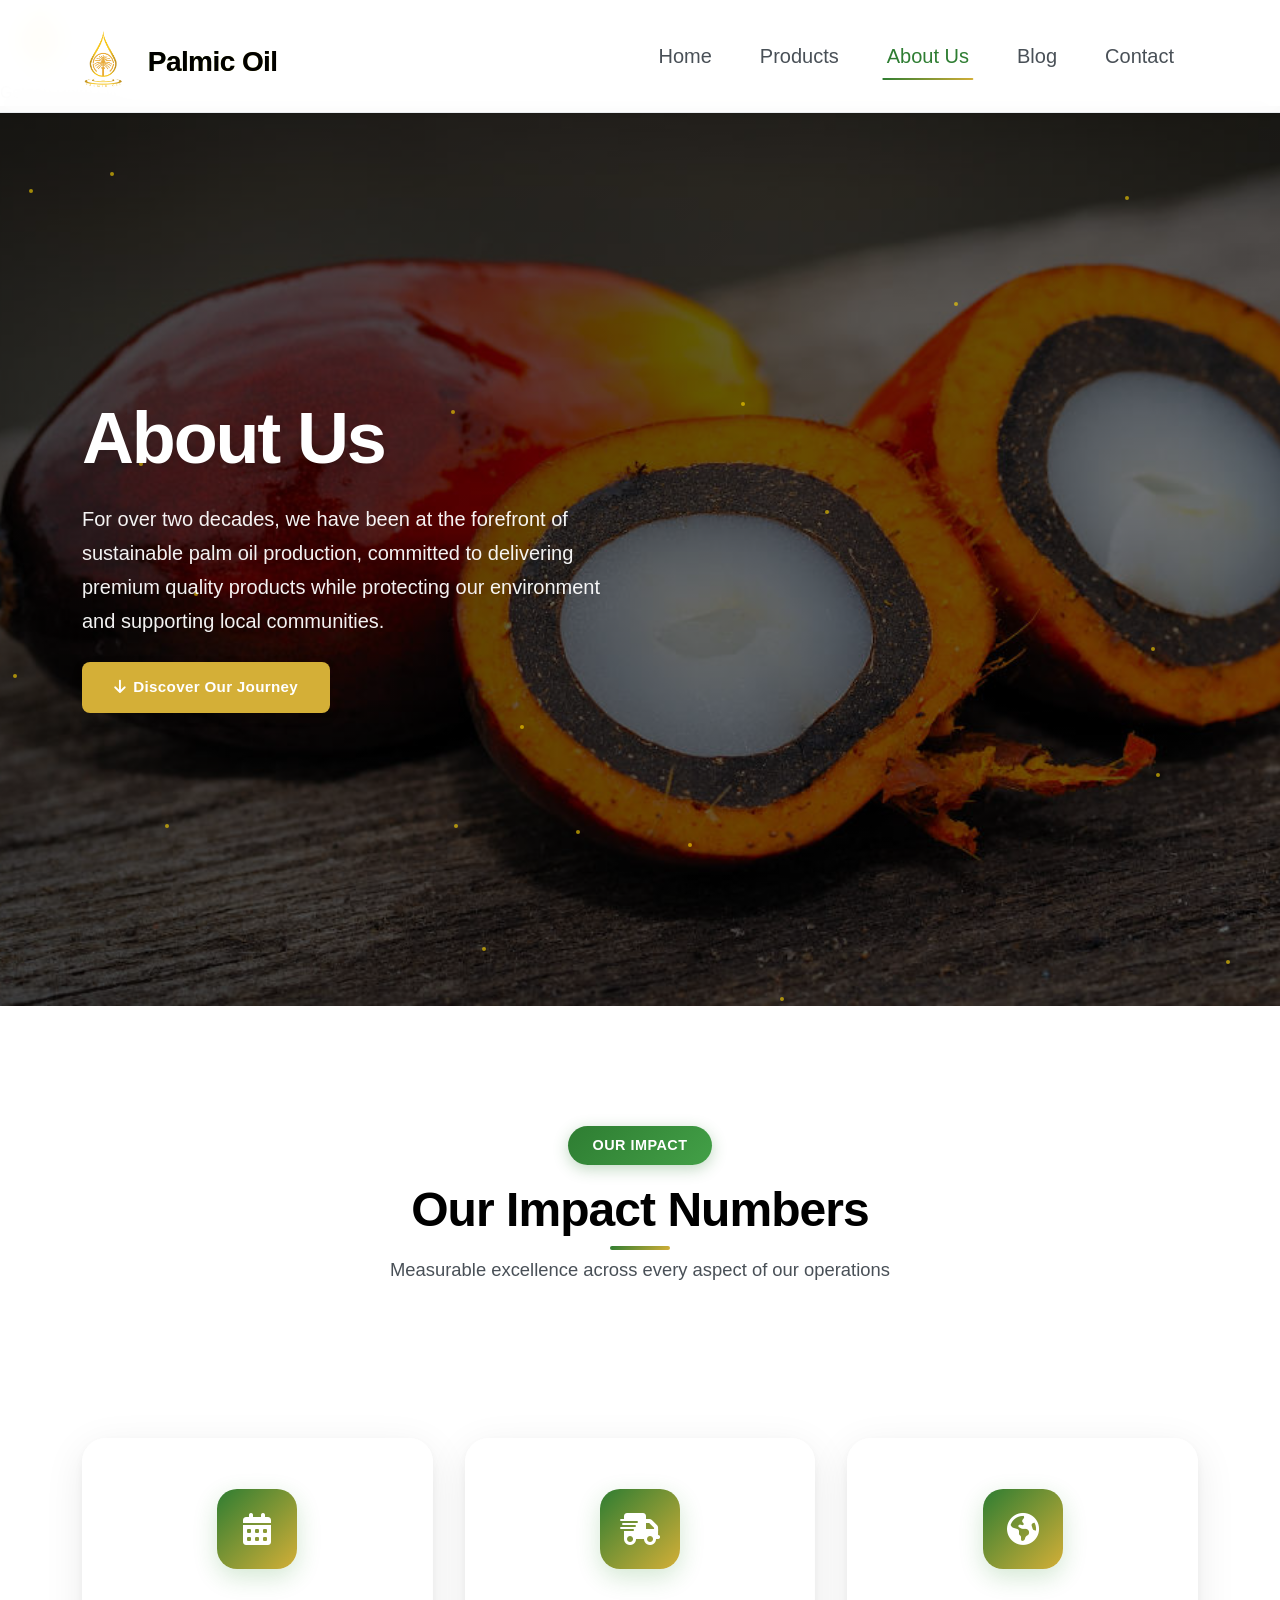
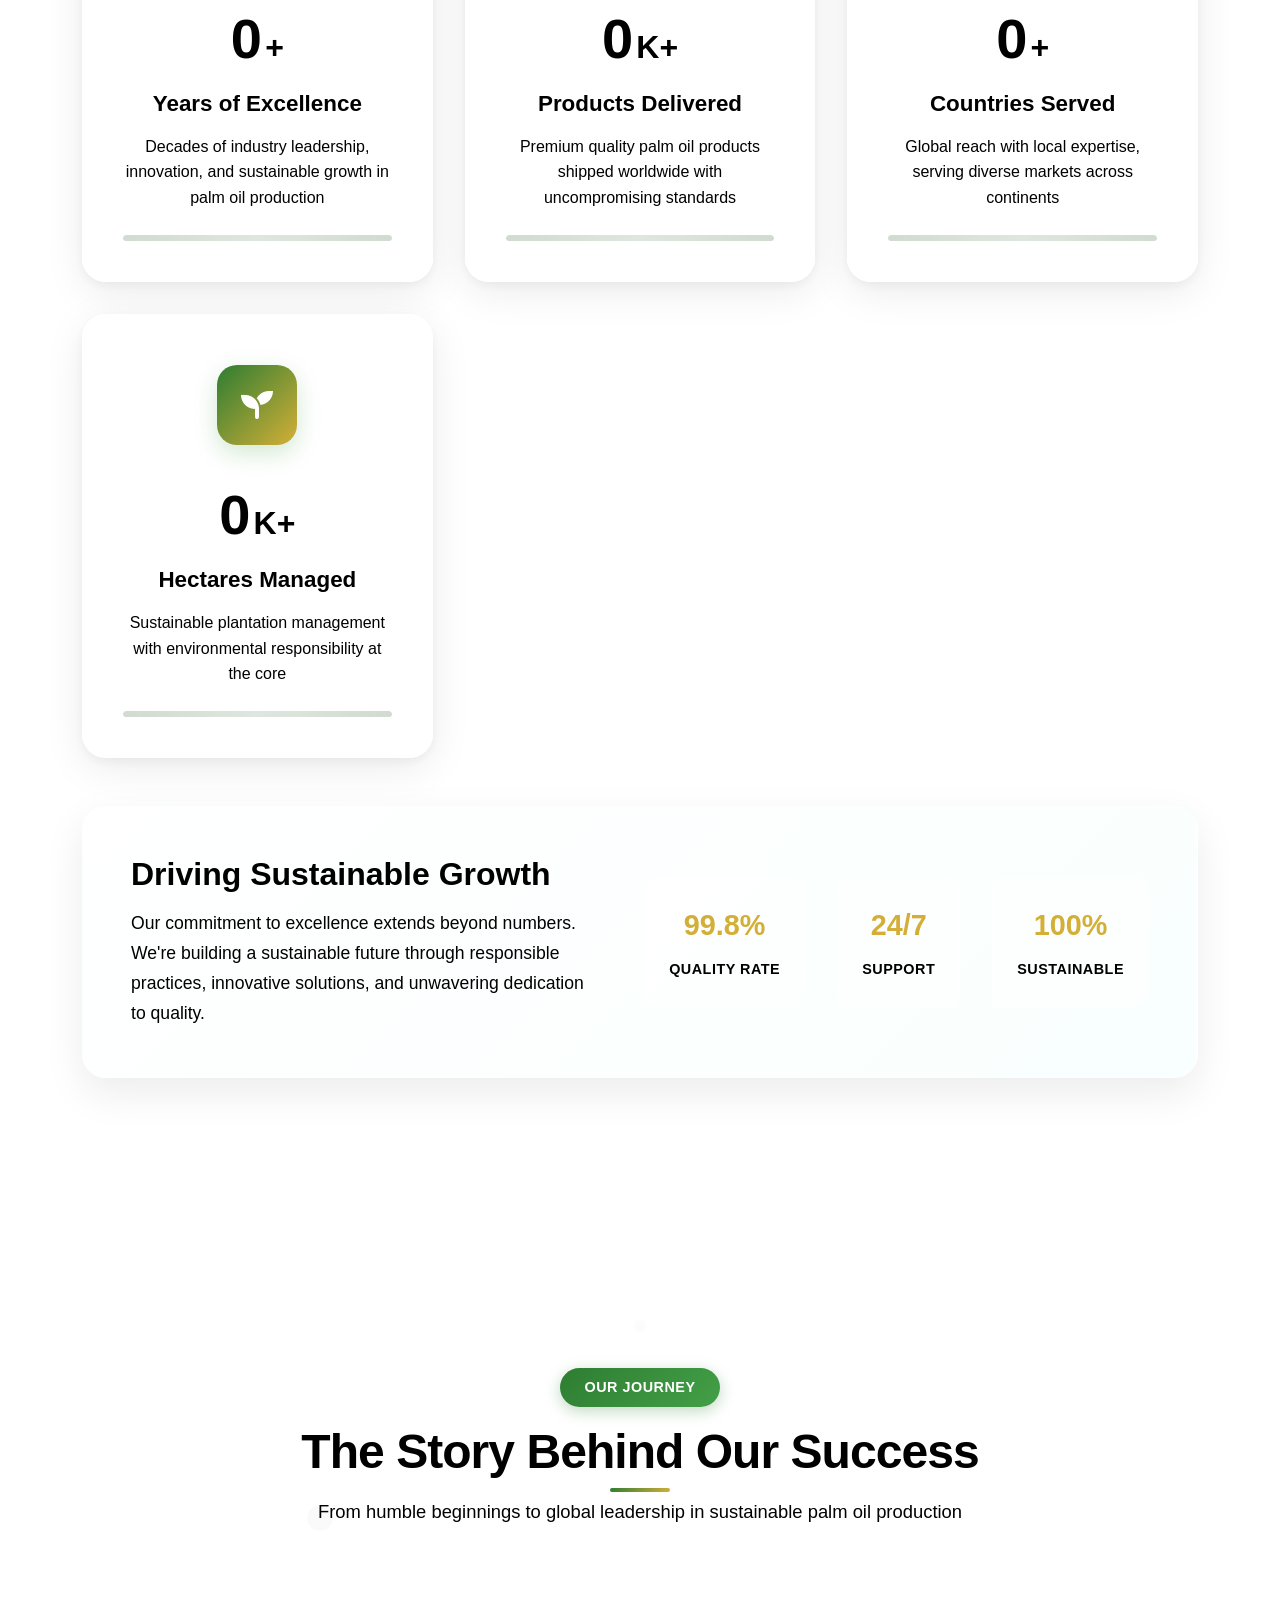
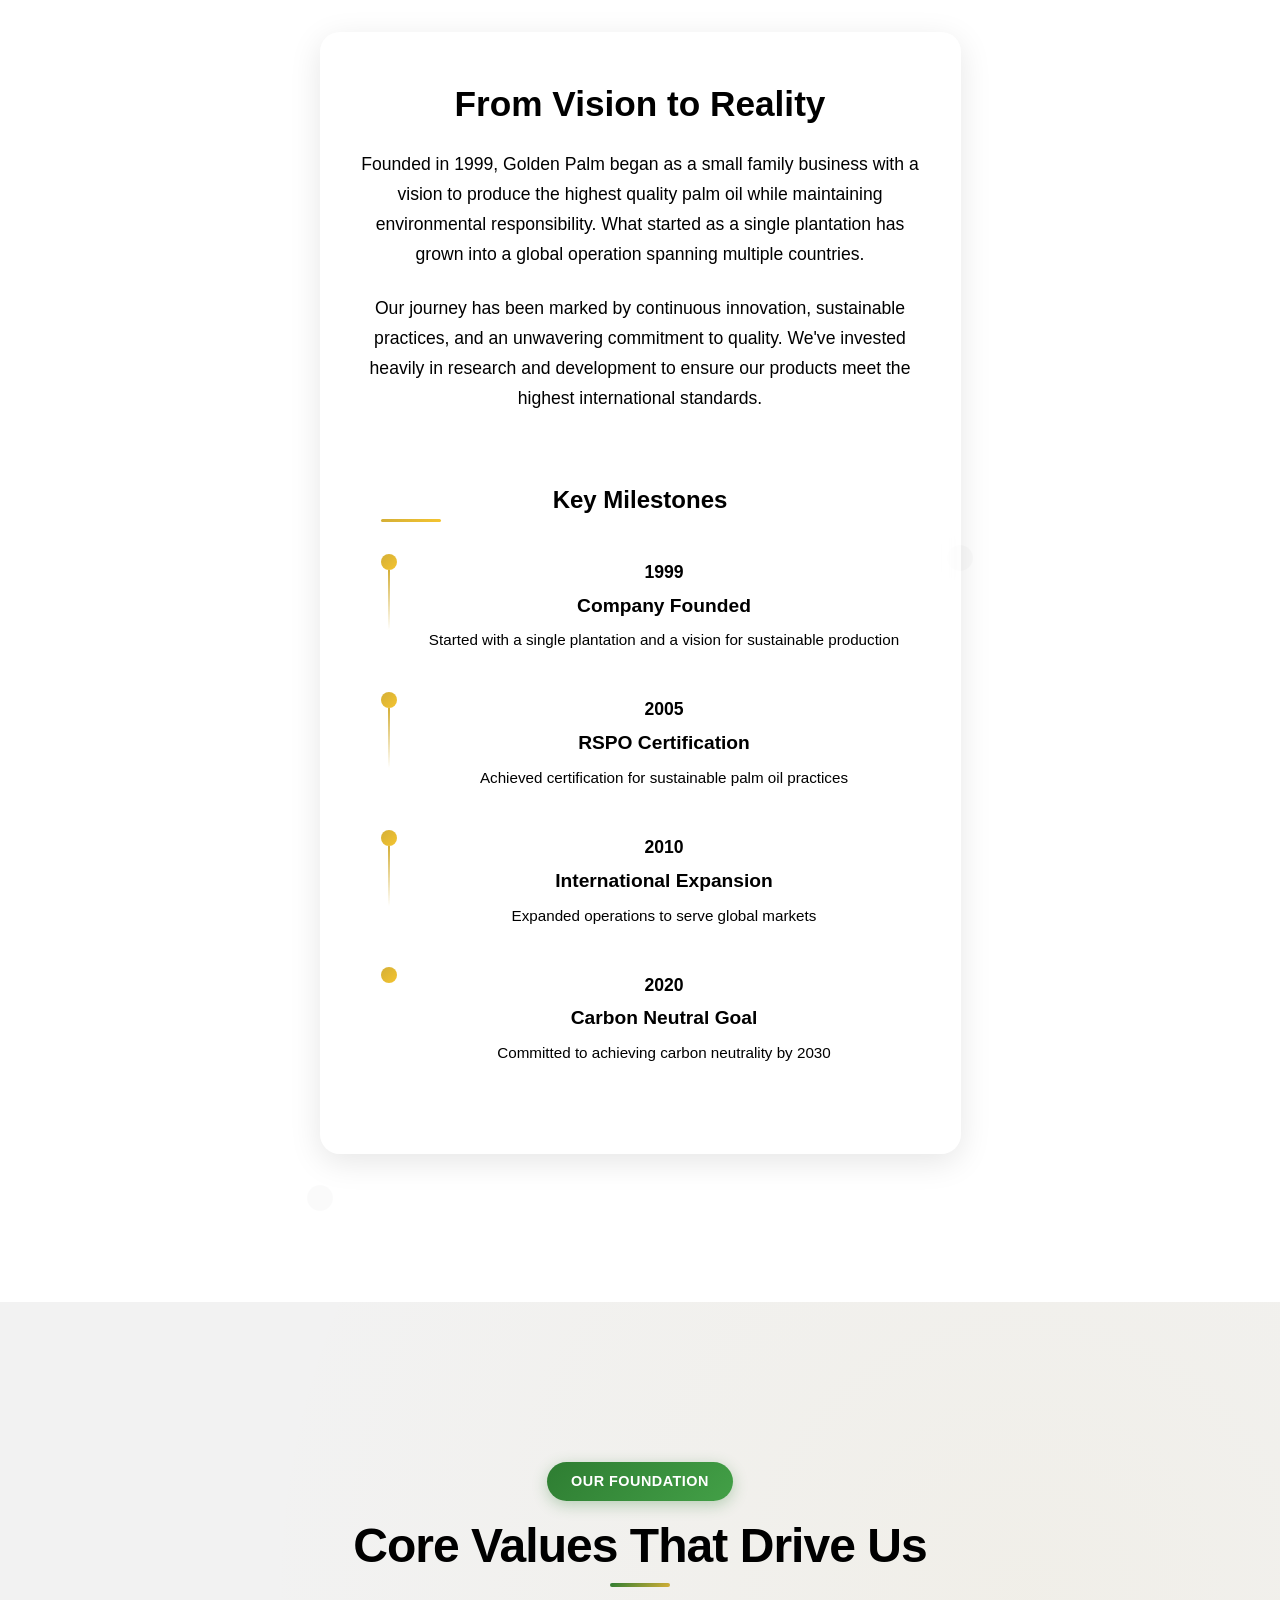
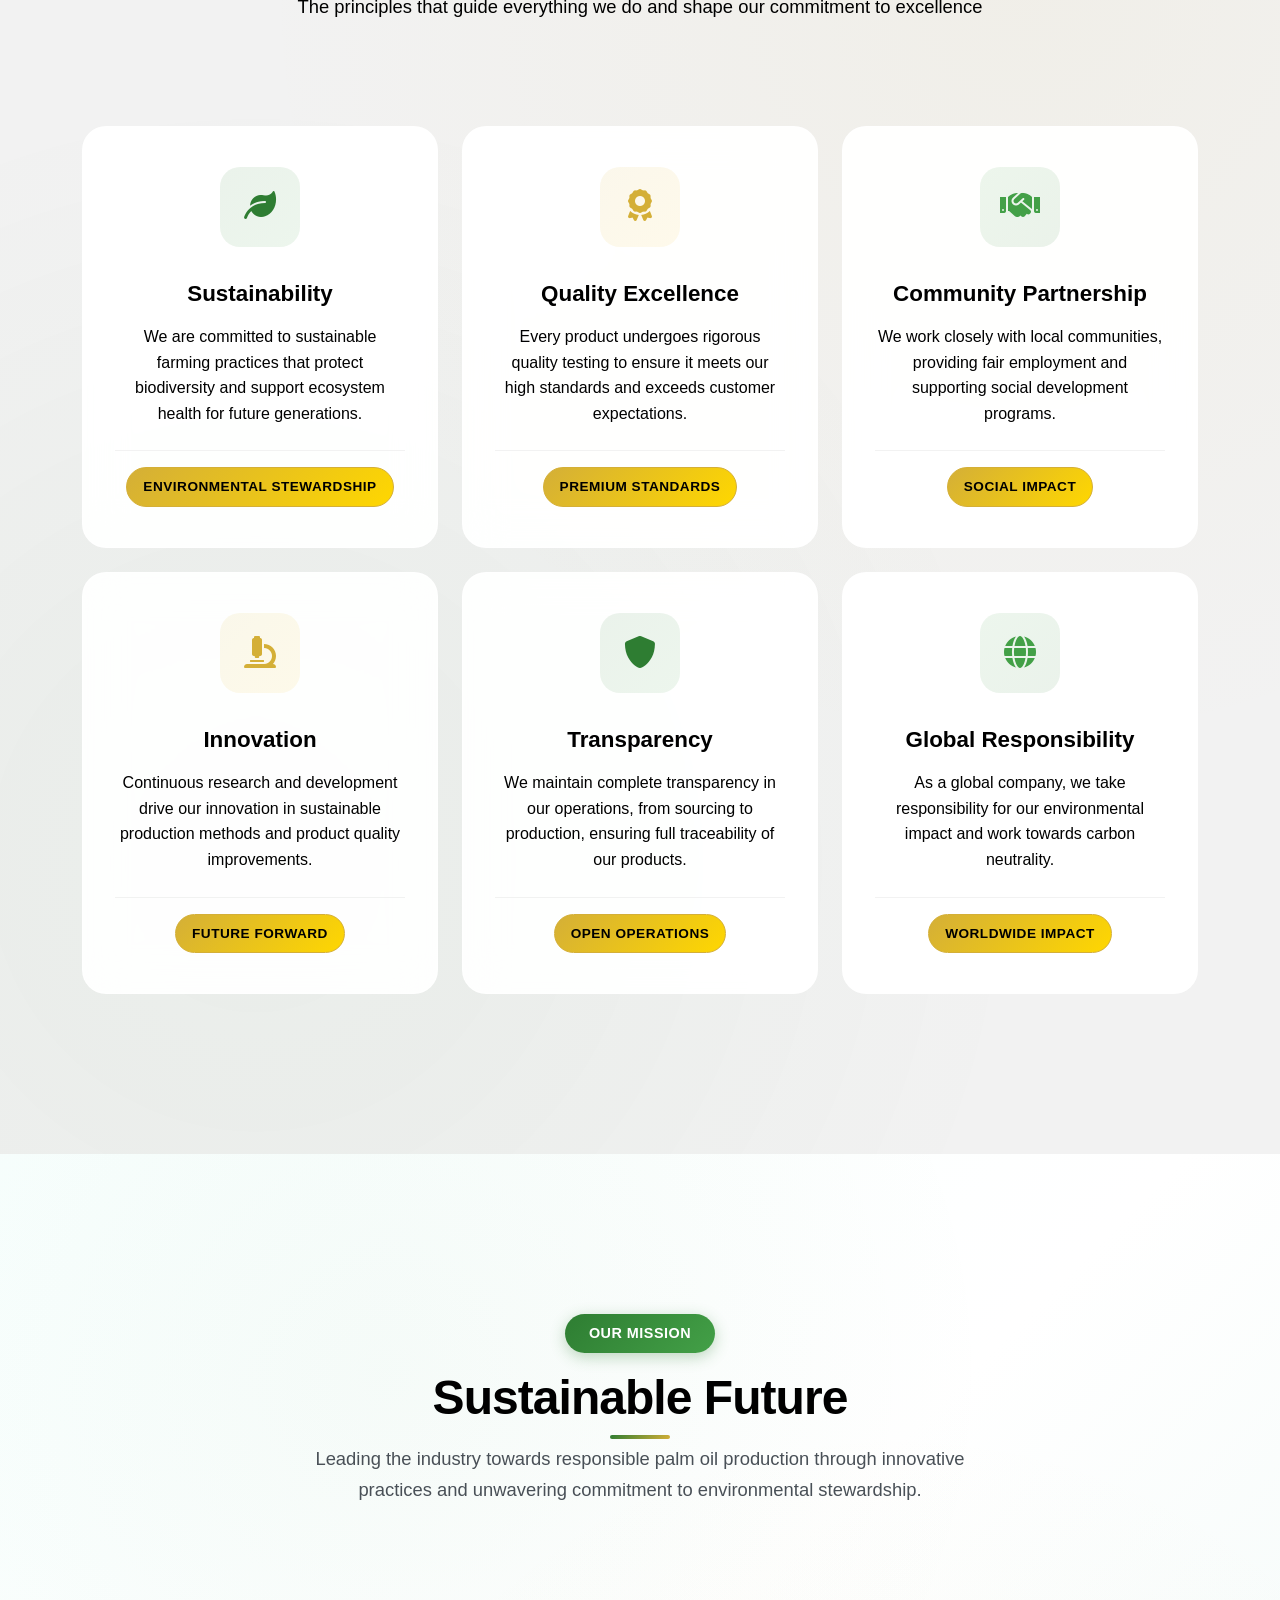
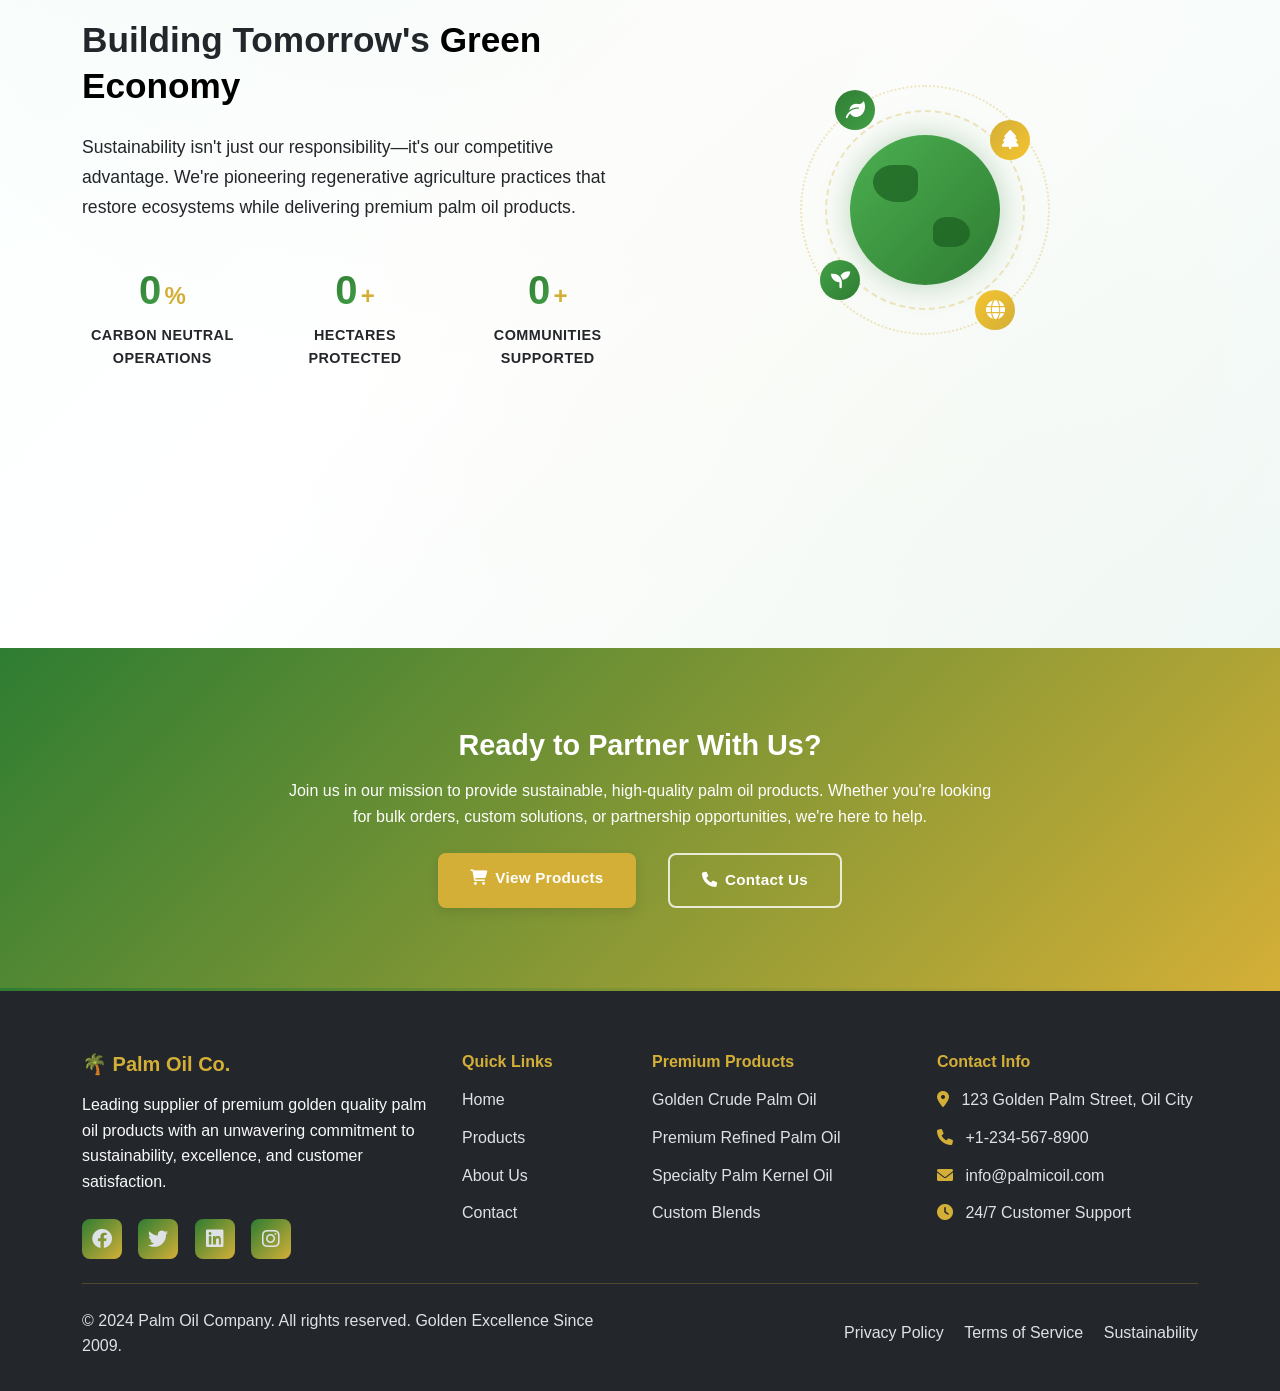
<file: about.html>
<!DOCTYPE html>
<html lang="en">
<head>
    <meta charset="UTF-8">
    <meta name="viewport" content="width=device-width, initial-scale=1.0">
    <title>About Us - Golden Palm Oil Company</title>
    <meta name="description" content="Learn about our commitment to sustainable palm oil production, our history, values, and dedication to quality.">
    
    <!-- Bootstrap CSS -->
    <link href="https://cdn.jsdelivr.net/npm/bootstrap@5.3.0/dist/css/bootstrap.min.css" rel="stylesheet">
    <!-- Font Awesome -->
    <link href="https://cdnjs.cloudflare.com/ajax/libs/font-awesome/6.0.0/css/all.min.css" rel="stylesheet">
    <!-- Custom CSS -->
    <link href="style.css" rel="stylesheet">
</head>
<body>
    <!-- Loading Animation -->
    <div id="loading" class="loading-screen">
        <div class="loading-content">
            <div class="palm-loader">
                <svg width="80" height="80" viewBox="0 0 100 100">
                    <path d="M50 10 Q30 30 20 50 Q30 70 50 90 Q70 70 80 50 Q70 30 50 10" 
                          fill="var(--gold-primary)" class="palm-leaf"/>
                    <circle cx="50" cy="50" r="8" fill="var(--green-primary)" class="palm-center"/>
                </svg>
            </div>
            <div class="loading-text">Golden Palm Oil</div>
        </div>
    </div>

    <!-- Navigation -->
    <nav class="navbar navbar-expand-lg fixed-top" id="mainNavbar">
        <div class="container">
            <a class="navbar-brand animate-pulse" href="index.html">
                <img src="assets/white Logo (1)_page-0001.jpg" alt="Palmic Oil" class="navbar-logo">
                <span class="company-name">Palmic Oil</span>
            </a>
            <button class="navbar-toggler" type="button" data-bs-toggle="collapse" data-bs-target="#navbarNav">
                <span class="navbar-toggler-icon"></span>
            </button>
            <div class="collapse navbar-collapse" id="navbarNav">
                <ul class="navbar-nav ms-auto">
                    <li class="nav-item">
                        <a class="nav-link " href="index.php">Home</a>
                    </li>
                    <li class="nav-item">
                        <a class="nav-link" href="products.php">Products</a>
                    </li>
                    <li class="nav-item">
                        <a class="nav-link active" href="about.php">About Us</a>
                    </li>
                    <li class="nav-item">
                        <a class="nav-link" href="blogs.php">Blog</a>
                    </li>
                    <li class="nav-item">
                        <a class="nav-link" href="contact.php">Contact</a>
                    </li>
                </ul>
            </div>
        </div>
    </nav>


    <!-- About Hero Section -->
    <section class="hero-section about-hero">
        <div class="hero-background"></div>
        <div class="container">
            <div class="row align-items-center min-vh-100">
                <div class="col-lg-6 scroll-animate animate-fade-right">
                    <div class="hero-content">
                        <h1 class="hero-title display-3 fw-bold mb-4">
                            About <span class="text-gradient">Us</span>
                        </h1>
                        <p class="hero-subtitle lead mb-4">
                            For over two decades, we have been at the forefront of sustainable palm oil production, 
                            committed to delivering premium quality products while protecting our environment and 
                            supporting local communities.
                        </p>
                      
                        <a href="#our-story" class="btn btn-primary btn-lg">
                            <i class="fas fa-arrow-down me-2"></i>Discover Our Journey
                        </a>
                    </div>
                </div>
        
            </div>
        </div>
    </section>

    <!-- Company Stats -->
    <section class="modern-impact-section section-padding">
        <div class="container">
            <!-- Section Header -->
            <div class="row">
                <div class="col-12 text-center mb-5 scroll-animate">
                    <div class="section-badge">Our Impact</div>
                    <h2 class="section-title">Our <span class="text-gradient">Impact Numbers</span></h2>
                    <p class="section-subtitle">Measurable excellence across every aspect of our operations</p>
                </div>
            </div>
            
            <!-- Impact Grid -->
            <div class="impact-grid">
                <div class="impact-card scroll-animate" data-delay="100">
                    <div class="impact-visual">
                        <div class="impact-icon-container">
                            <i class="fas fa-calendar-alt impact-icon"></i>
                        </div>
                        <div class="impact-decoration"></div>
                    </div>
                    <div class="impact-content">
                        <div class="impact-number-wrapper">
                            <span class="impact-number" data-count="25">0</span>
                            <span class="impact-suffix">+</span>
                        </div>
                        <h4 class="impact-title">Years of Excellence</h4>
                        <p class="impact-description">Decades of industry leadership, innovation, and sustainable growth in palm oil production</p>
                        <div class="impact-progress">
                            <div class="progress-bar" data-width="95"></div>
                        </div>
                    </div>
                </div>
                
                <div class="impact-card scroll-animate" data-delay="200">
                    <div class="impact-visual">
                        <div class="impact-icon-container">
                            <i class="fas fa-shipping-fast impact-icon"></i>
                        </div>
                        <div class="impact-decoration"></div>
                    </div>
                    <div class="impact-content">
                        <div class="impact-number-wrapper">
                            <span class="impact-number" data-count="500">0</span>
                            <span class="impact-suffix">K+</span>
                        </div>
                        <h4 class="impact-title">Products Delivered</h4>
                        <p class="impact-description">Premium quality palm oil products shipped worldwide with uncompromising standards</p>
                        <div class="impact-progress">
                            <div class="progress-bar" data-width="88"></div>
                        </div>
                    </div>
                </div>
                
                <div class="impact-card scroll-animate" data-delay="300">
                    <div class="impact-visual">
                        <div class="impact-icon-container">
                            <i class="fas fa-globe-americas impact-icon"></i>
                        </div>
                        <div class="impact-decoration"></div>
                    </div>
                    <div class="impact-content">
                        <div class="impact-number-wrapper">
                            <span class="impact-number" data-count="50">0</span>
                            <span class="impact-suffix">+</span>
                        </div>
                        <h4 class="impact-title">Countries Served</h4>
                        <p class="impact-description">Global reach with local expertise, serving diverse markets across continents</p>
                        <div class="impact-progress">
                            <div class="progress-bar" data-width="92"></div>
                        </div>
                    </div>
                </div>
                
                <div class="impact-card scroll-animate" data-delay="400">
                    <div class="impact-visual">
                        <div class="impact-icon-container">
                            <i class="fas fa-seedling impact-icon"></i>
                        </div>
                        <div class="impact-decoration"></div>
                    </div>
                    <div class="impact-content">
                        <div class="impact-number-wrapper">
                            <span class="impact-number" data-count="10">0</span>
                            <span class="impact-suffix">K+</span>
                        </div>
                        <h4 class="impact-title">Hectares Managed</h4>
                        <p class="impact-description">Sustainable plantation management with environmental responsibility at the core</p>
                        <div class="impact-progress">
                            <div class="progress-bar" data-width="85"></div>
                        </div>
                    </div>
                </div>
            </div>
            
            <!-- Additional Impact Metrics -->
            <div class="row mt-5">
                <div class="col-12">
                    <div class="impact-summary scroll-animate" data-delay="500">
                        <div class="summary-content">
                            <h3 class="summary-title">Driving Sustainable Growth</h3>
                            <p class="summary-text">Our commitment to excellence extends beyond numbers. We're building a sustainable future through responsible practices, innovative solutions, and unwavering dedication to quality.</p>
                        </div>
                        <div class="summary-metrics">
                            <div class="mini-metric">
                                <span class="mini-number">99.8%</span>
                                <span class="mini-label">Quality Rate</span>
                            </div>
                            <div class="mini-metric">
                                <span class="mini-number">24/7</span>
                                <span class="mini-label">Support</span>
                            </div>
                            <div class="mini-metric">
                                <span class="mini-number">100%</span>
                                <span class="mini-label">Sustainable</span>
                            </div>
                        </div>
                    </div>
                </div>
            </div>
        </div>
    </section>

    <!-- Our Story -->
    <section id="our-story" class="modern-story-section section-padding">
        <div class="container">
            <div class="row">
                <div class="col-12 text-center mb-5 m scroll-animate">
                    <div class="section-header">
                        <span class="section-badge">Our Journey</span>
                        <h2 class="section-title">The <span class="text-gradient">Story</span> Behind Our Success</h2>
                        <p class="section-subtitle">From humble beginnings to global leadership in sustainable palm oil production</p>
                    </div>
                </div>
            </div>
            
            <div class="row justify-content-center align-items-center mb-5">
                <div class="col-lg-8 col-xl-7 scroll-animate animate-fade-left">
                    <div class="modern-story-content">
                        <div class="story-text">
                            <h3 class="story-heading">From Vision to Reality</h3>
                            <p class="story-paragraph">
                                Founded in 1999, Golden Palm began as a small family business with a vision to produce 
                                the highest quality palm oil while maintaining environmental responsibility. What started 
                                as a single plantation has grown into a global operation spanning multiple countries.
                            </p>
                            <p class="story-paragraph">
                                Our journey has been marked by continuous innovation, sustainable practices, and an 
                                unwavering commitment to quality. We've invested heavily in research and development 
                                to ensure our products meet the highest international standards.
                            </p>
                        </div>
                        
                        <div class="modern-timeline">
                            <div class="timeline-header">
                                <h4>Key Milestones</h4>
                            </div>
                            <div class="timeline-items">
                                <div class="modern-timeline-item scroll-animate" data-delay="100">
                                    <div class="timeline-marker">
                                        <div class="timeline-dot"></div>
                                        <div class="timeline-line"></div>
                                    </div>
                                    <div class="timeline-content">
                                        <div class="timeline-year">1999</div>
                                        <div class="timeline-title">Company Founded</div>
                                        <div class="timeline-description">Started with a single plantation and a vision for sustainable production</div>
                                    </div>
                                </div>
                                
                                <div class="modern-timeline-item scroll-animate" data-delay="200">
                                    <div class="timeline-marker">
                                        <div class="timeline-dot"></div>
                                        <div class="timeline-line"></div>
                                    </div>
                                    <div class="timeline-content">
                                        <div class="timeline-year">2005</div>
                                        <div class="timeline-title">RSPO Certification</div>
                                        <div class="timeline-description">Achieved certification for sustainable palm oil practices</div>
                                    </div>
                                </div>
                                
                                <div class="modern-timeline-item scroll-animate" data-delay="300">
                                    <div class="timeline-marker">
                                        <div class="timeline-dot"></div>
                                        <div class="timeline-line"></div>
                                    </div>
                                    <div class="timeline-content">
                                        <div class="timeline-year">2010</div>
                                        <div class="timeline-title">International Expansion</div>
                                        <div class="timeline-description">Expanded operations to serve global markets</div>
                                    </div>
                                </div>
                                
                                <div class="modern-timeline-item scroll-animate" data-delay="400">
                                    <div class="timeline-marker">
                                        <div class="timeline-dot"></div>
                                    </div>
                                    <div class="timeline-content">
                                        <div class="timeline-year">2020</div>
                                        <div class="timeline-title">Carbon Neutral Goal</div>
                                        <div class="timeline-description">Committed to achieving carbon neutrality by 2030</div>
                                    </div>
                                </div>
                            </div>
                        </div>
                    </div>
                </div>
            </div>
        </div>
    </section>

    <!-- Our Values -->
    <section class="modern-values-section section-padding">
        <div class="container">
            <div class="row">
                <div class="col-12 text-center mb-5 scroll-animate">
                    <div class="values-header">
                        <span class="section-badge">Our Foundation</span>
                        <h2 class="section-title">Core <span class="text-gradient">Values</span> That Drive Us</h2>
                        <p class="section-subtitle">The principles that guide everything we do and shape our commitment to excellence</p>
                    </div>
                </div>
            </div>
            
            <div class="values-grid">
                <div class="row g-4">
                    <div class="col-lg-4 col-md-6 scroll-animate" data-delay="100">
                        <div class="modern-value-card primary-card">
                            <div class="value-card-inner">
                                <div class="value-icon-wrapper">
                                    <div class="value-icon-bg"></div>
                                    <div class="value-icon">
                                        <i class="fas fa-leaf"></i>
                                    </div>
                                </div>
                                <div class="value-content">
                                    <h5 class="value-title">Sustainability</h5>
                                    <p class="value-description">
                                        We are committed to sustainable farming practices that protect biodiversity 
                                        and support ecosystem health for future generations.
                                    </p>
                                    <div class="value-highlight">
                                        <span class="highlight-text">Environmental Stewardship</span>
                                    </div>
                                </div>
                            </div>
                        </div>
                    </div>
                    
                    <div class="col-lg-4 col-md-6 scroll-animate" data-delay="200">
                        <div class="modern-value-card secondary-card">
                            <div class="value-card-inner">
                                <div class="value-icon-wrapper">
                                    <div class="value-icon-bg"></div>
                                    <div class="value-icon">
                                        <i class="fas fa-award"></i>
                                    </div>
                                </div>
                                <div class="value-content">
                                    <h5 class="value-title">Quality Excellence</h5>
                                    <p class="value-description">
                                        Every product undergoes rigorous quality testing to ensure it meets our 
                                        high standards and exceeds customer expectations.
                                    </p>
                                    <div class="value-highlight">
                                        <span class="highlight-text">Premium Standards</span>
                                    </div>
                                </div>
                            </div>
                        </div>
                    </div>
                    
                    <div class="col-lg-4 col-md-6 scroll-animate" data-delay="300">
                        <div class="modern-value-card accent-card">
                            <div class="value-card-inner">
                                <div class="value-icon-wrapper">
                                    <div class="value-icon-bg"></div>
                                    <div class="value-icon">
                                        <i class="fas fa-handshake"></i>
                                    </div>
                                </div>
                                <div class="value-content">
                                    <h5 class="value-title">Community Partnership</h5>
                                    <p class="value-description">
                                        We work closely with local communities, providing fair employment and 
                                        supporting social development programs.
                                    </p>
                                    <div class="value-highlight">
                                        <span class="highlight-text">Social Impact</span>
                                    </div>
                                </div>
                            </div>
                        </div>
                    </div>
                    
                    <div class="col-lg-4 col-md-6 scroll-animate" data-delay="400">
                        <div class="modern-value-card secondary-card">
                            <div class="value-card-inner">
                                <div class="value-icon-wrapper">
                                    <div class="value-icon-bg"></div>
                                    <div class="value-icon">
                                        <i class="fas fa-microscope"></i>
                                    </div>
                                </div>
                                <div class="value-content">
                                    <h5 class="value-title">Innovation</h5>
                                    <p class="value-description">
                                        Continuous research and development drive our innovation in sustainable 
                                        production methods and product quality improvements.
                                    </p>
                                    <div class="value-highlight">
                                        <span class="highlight-text">Future Forward</span>
                                    </div>
                                </div>
                            </div>
                        </div>
                    </div>
                    
                    <div class="col-lg-4 col-md-6 scroll-animate" data-delay="500">
                        <div class="modern-value-card primary-card">
                            <div class="value-card-inner">
                                <div class="value-icon-wrapper">
                                    <div class="value-icon-bg"></div>
                                    <div class="value-icon">
                                        <i class="fas fa-shield-alt"></i>
                                    </div>
                                </div>
                                <div class="value-content">
                                    <h5 class="value-title">Transparency</h5>
                                    <p class="value-description">
                                        We maintain complete transparency in our operations, from sourcing to 
                                        production, ensuring full traceability of our products.
                                    </p>
                                    <div class="value-highlight">
                                        <span class="highlight-text">Open Operations</span>
                                    </div>
                                </div>
                            </div>
                        </div>
                    </div>
                    
                    <div class="col-lg-4 col-md-6 scroll-animate" data-delay="600">
                        <div class="modern-value-card accent-card">
                            <div class="value-card-inner">
                                <div class="value-icon-wrapper">
                                    <div class="value-icon-bg"></div>
                                    <div class="value-icon">
                                        <i class="fas fa-globe"></i>
                                    </div>
                                </div>
                                <div class="value-content">
                                    <h5 class="value-title">Global Responsibility</h5>
                                    <p class="value-description">
                                        As a global company, we take responsibility for our environmental impact 
                                        and work towards carbon neutrality.
                                    </p>
                                    <div class="value-highlight">
                                        <span class="highlight-text">Worldwide Impact</span>
                                    </div>
                                </div>
                            </div>
                        </div>
                    </div>
                </div>
            </div>
        </div>
    </section>

    <!-- Sustainability Commitment -->
    <section class="modern-sustainability-section section-padding">
        <div class="container">
            <!-- Section Header -->
            <div class="row">
                <div class="col-12 text-center mb-5 scroll-animate">
                    <div class="sustainability-header">
                        <span class="section-badge">Our Mission</span>
                        <h2 class="section-title">Sustainable <span class="text-gradient">Future</span></h2>
                        <p class="section-subtitle">
                            Leading the industry towards responsible palm oil production through 
                            innovative practices and unwavering commitment to environmental stewardship.
                        </p>
                    </div>
                </div>
            </div>
            
            <!-- Main Content -->
            <div class="row align-items-center mb-5">
                <div class="col-lg-6 scroll-animate animate-fade-right">
                    <div class="sustainability-content">
                        <div class="content-intro">
                            <h3 class="content-heading">Building Tomorrow's <span class="text-gradient">Green Economy</span></h3>
                            <p class="content-description">
                                Sustainability isn't just our responsibility—it's our competitive advantage. 
                                We're pioneering regenerative agriculture practices that restore ecosystems 
                                while delivering premium palm oil products.
                            </p>
                        </div>
                        
                        <div class="impact-metrics">
                            <div class="metric-item">
                                <div class="metric-number">
                                    <span class="number-value" data-count="100">0</span>
                                    <span class="number-suffix">%</span>
                                </div>
                                <div class="metric-label">Carbon Neutral Operations</div>
                            </div>
                            <div class="metric-item">
                                <div class="metric-number">
                                    <span class="number-value" data-count="50000">0</span>
                                    <span class="number-suffix">+</span>
                                </div>
                                <div class="metric-label">Hectares Protected</div>
                            </div>
                            <div class="metric-item">
                                <div class="metric-number">
                                    <span class="number-value" data-count="25">0</span>
                                    <span class="number-suffix">+</span>
                                </div>
                                <div class="metric-label">Communities Supported</div>
                            </div>
                        </div>
                    </div>
                </div>
                
                <div class="col-lg-6 scroll-animate animate-fade-left">
                    <div class="sustainability-visual">
                        <div class="visual-container">
                            <div class="earth-container">
                                <div class="earth-globe">
                                    <div class="earth-surface"></div>
                                    <div class="earth-atmosphere"></div>
                                </div>
                                <div class="orbit-ring orbit-1"></div>
                                <div class="orbit-ring orbit-2"></div>
                                <div class="floating-icon icon-1"><i class="fas fa-leaf"></i></div>
                                <div class="floating-icon icon-2"><i class="fas fa-tree"></i></div>
                                <div class="floating-icon icon-3"><i class="fas fa-seedling"></i></div>
                                <div class="floating-icon icon-4"><i class="fas fa-globe"></i></div>
                            </div>
                        </div>
                    </div>
                </div>
            </div>
            
         
      
        
        </div>
    </section>

    <!-- Call to Action -->
    <section class="cta-section">
        <div class="cta-background"></div>
        <div class="container">
            <div class="row justify-content-center">
                <div class="col-lg-8 text-center scroll-animate">
                    <h3 class="cta-title mb-3">Ready to Partner With Us?</h3>
                    <p class="cta-subtitle mb-4">
                        Join us in our mission to provide sustainable, high-quality palm oil products. 
                        Whether you're looking for bulk orders, custom solutions, or partnership opportunities, 
                        we're here to help.
                    </p>
                    <div class="cta-buttons">
                        <a href="products.php" class="btn btn-primary btn-lg me-3">
                            <i class="fas fa-shopping-cart me-2"></i>View Products
                        </a>
                    <a href="contact.php" class="btn btn-outline-light btn-lg">
                            <i class="fas fa-phone me-2"></i>Contact Us
                        </a>
                    </div>
                </div>
            </div>
        </div>
    </section>

    <!-- Footer -->
       <footer class="footer">
        <div class="container">
            <div class="row g-4">
                <div class="col-lg-4">
                    <h5 class="mb-3">🌴 Palm Oil Co.</h5>
                    <p class="text-light mb-4">Leading supplier of premium golden quality palm oil products with an unwavering commitment to sustainability, excellence, and customer satisfaction.</p>
                    <div class="social-links">
                        <a href="#" class="animate-pulse"><i class="fab fa-facebook fa-lg"></i></a>
                        <a href="#" class="animate-pulse" style="animation-delay: 0.1s;"><i class="fab fa-twitter fa-lg"></i></a>
                        <a href="#" class="animate-pulse" style="animation-delay: 0.2s;"><i class="fab fa-linkedin fa-lg"></i></a>
                        <a href="#" class="animate-pulse" style="animation-delay: 0.3s;"><i class="fab fa-instagram fa-lg"></i></a>
                    </div>
                </div>
                <div class="col-lg-2">
                    <h6 class="mb-3">Quick Links</h6>
                    <ul class="list-unstyled">
                        <li><a href="index.html">Home</a></li>
                        <li><a href="products.php">Products</a></li>
                    <li><a href="about.php">About Us</a></li>
                    <li><a href="contact.php">Contact</a></li>
                    </ul>
                </div>
                <div class="col-lg-3">
                    <h6 class="mb-3">Premium Products</h6>
                    <ul class="list-unstyled">
                        <li><a href="#">Golden Crude Palm Oil</a></li>
                        <li><a href="#">Premium Refined Palm Oil</a></li>
                        <li><a href="#">Specialty Palm Kernel Oil</a></li>
                        <li><a href="#">Custom Blends</a></li>
                    </ul>
                </div>
                <div class="col-lg-3">
                    <h6 class="mb-3">Contact Info</h6>
                    <ul class="list-unstyled">
                        <li><i class="fas fa-map-marker-alt me-2" style="color: var(--gold-primary);"></i> 123 Golden Palm Street, Oil City</li>
                        <li><i class="fas fa-phone me-2" style="color: var(--gold-primary);"></i> +1-234-567-8900</li>
                        <li><i class="fas fa-envelope me-2" style="color: var(--gold-primary);"></i> info@palmicoil.com</li>
                        <li><i class="fas fa-clock me-2" style="color: var(--gold-primary);"></i> 24/7 Customer Support</li>
                    </ul>
                </div>
            </div>
            <hr class="my-4" style="border-color: var(--gold-primary);">
            <div class="row align-items-center">
                <div class="col-md-6">
                    <p class="mb-0">&copy; 2024 Palm Oil Company. All rights reserved. Golden Excellence Since 2009.</p>
                </div>
                <div class="col-md-6 text-md-end">
                    <a href="#" class="me-3">Privacy Policy</a>
                    <a href="#" class="me-3">Terms of Service</a>
                    <a href="#">Sustainability</a>
                </div>
            </div>
        </div>
    </footer>

    <!-- Bootstrap JS -->
    <script src="https://cdn.jsdelivr.net/npm/bootstrap@5.3.0/dist/js/bootstrap.bundle.min.js"></script>
    <!-- Custom JS -->
    <script src="main.js"></script>
</body>
</html>
</file>
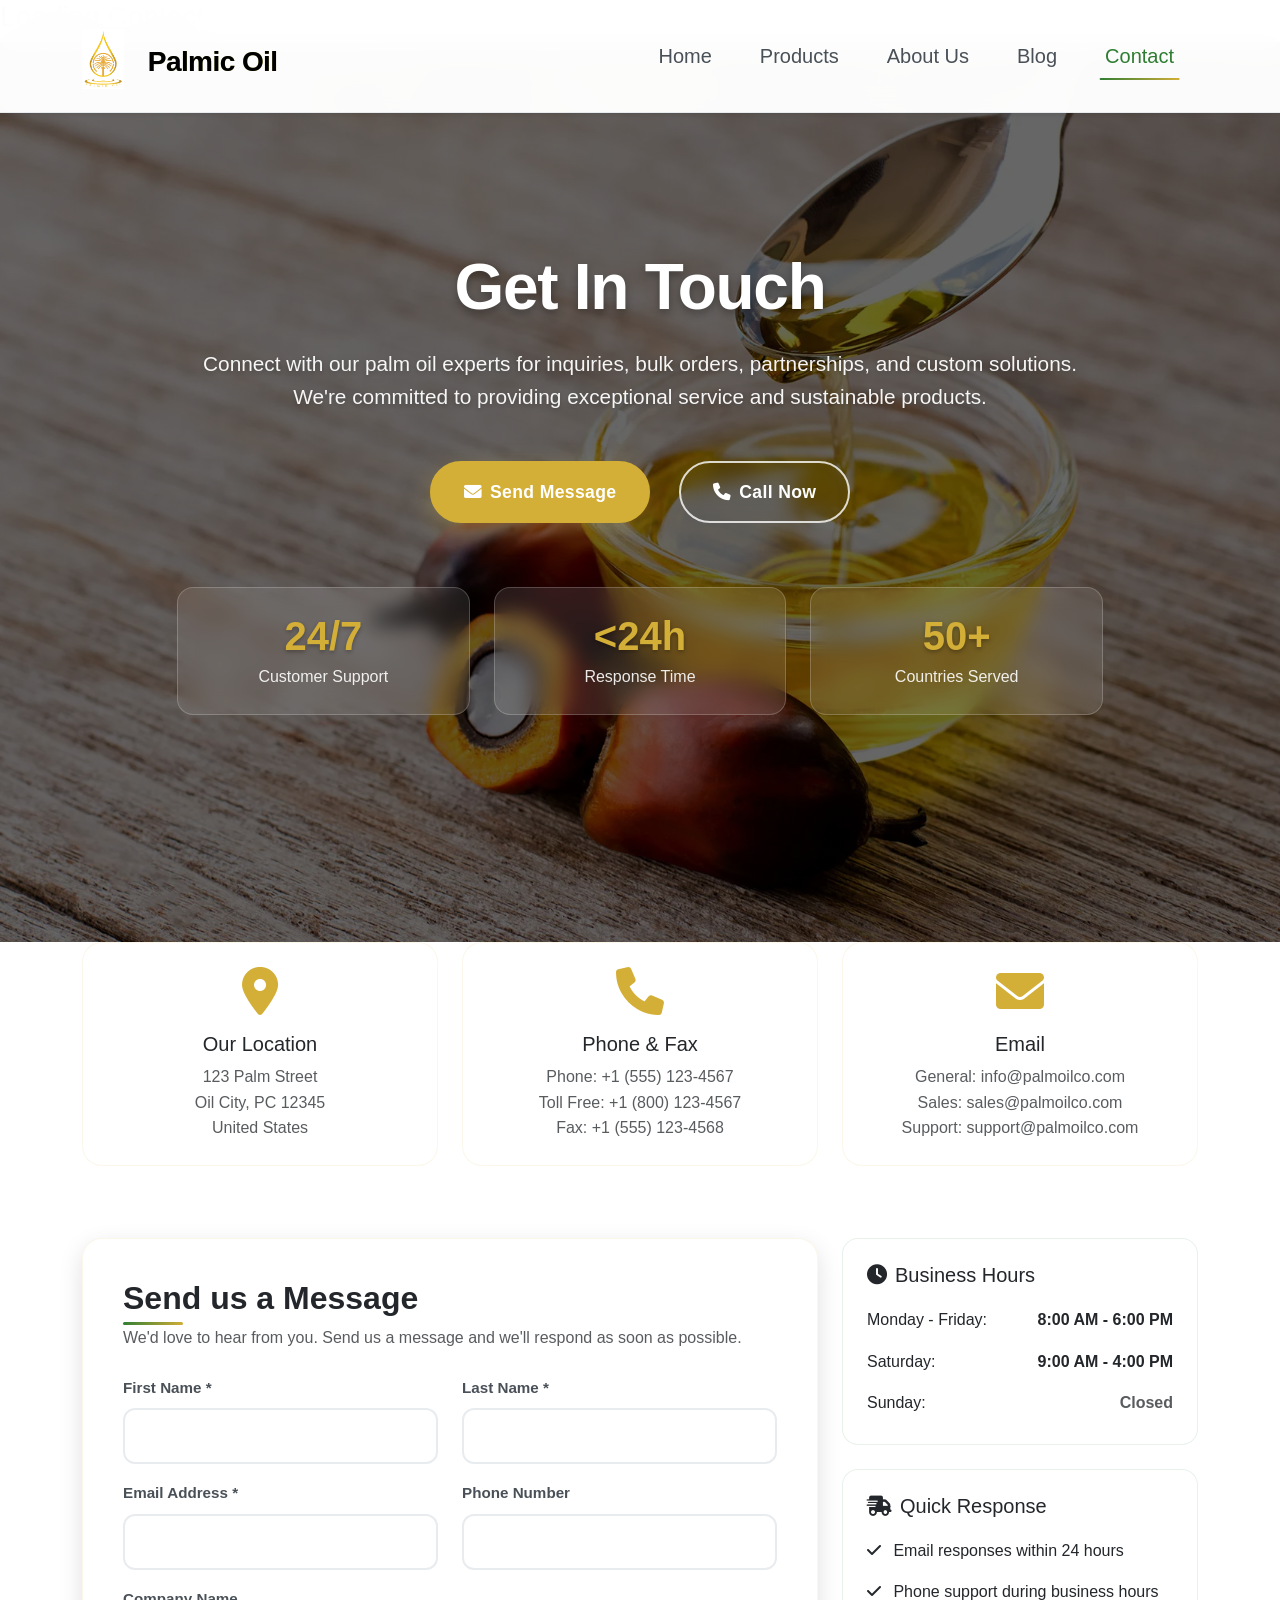
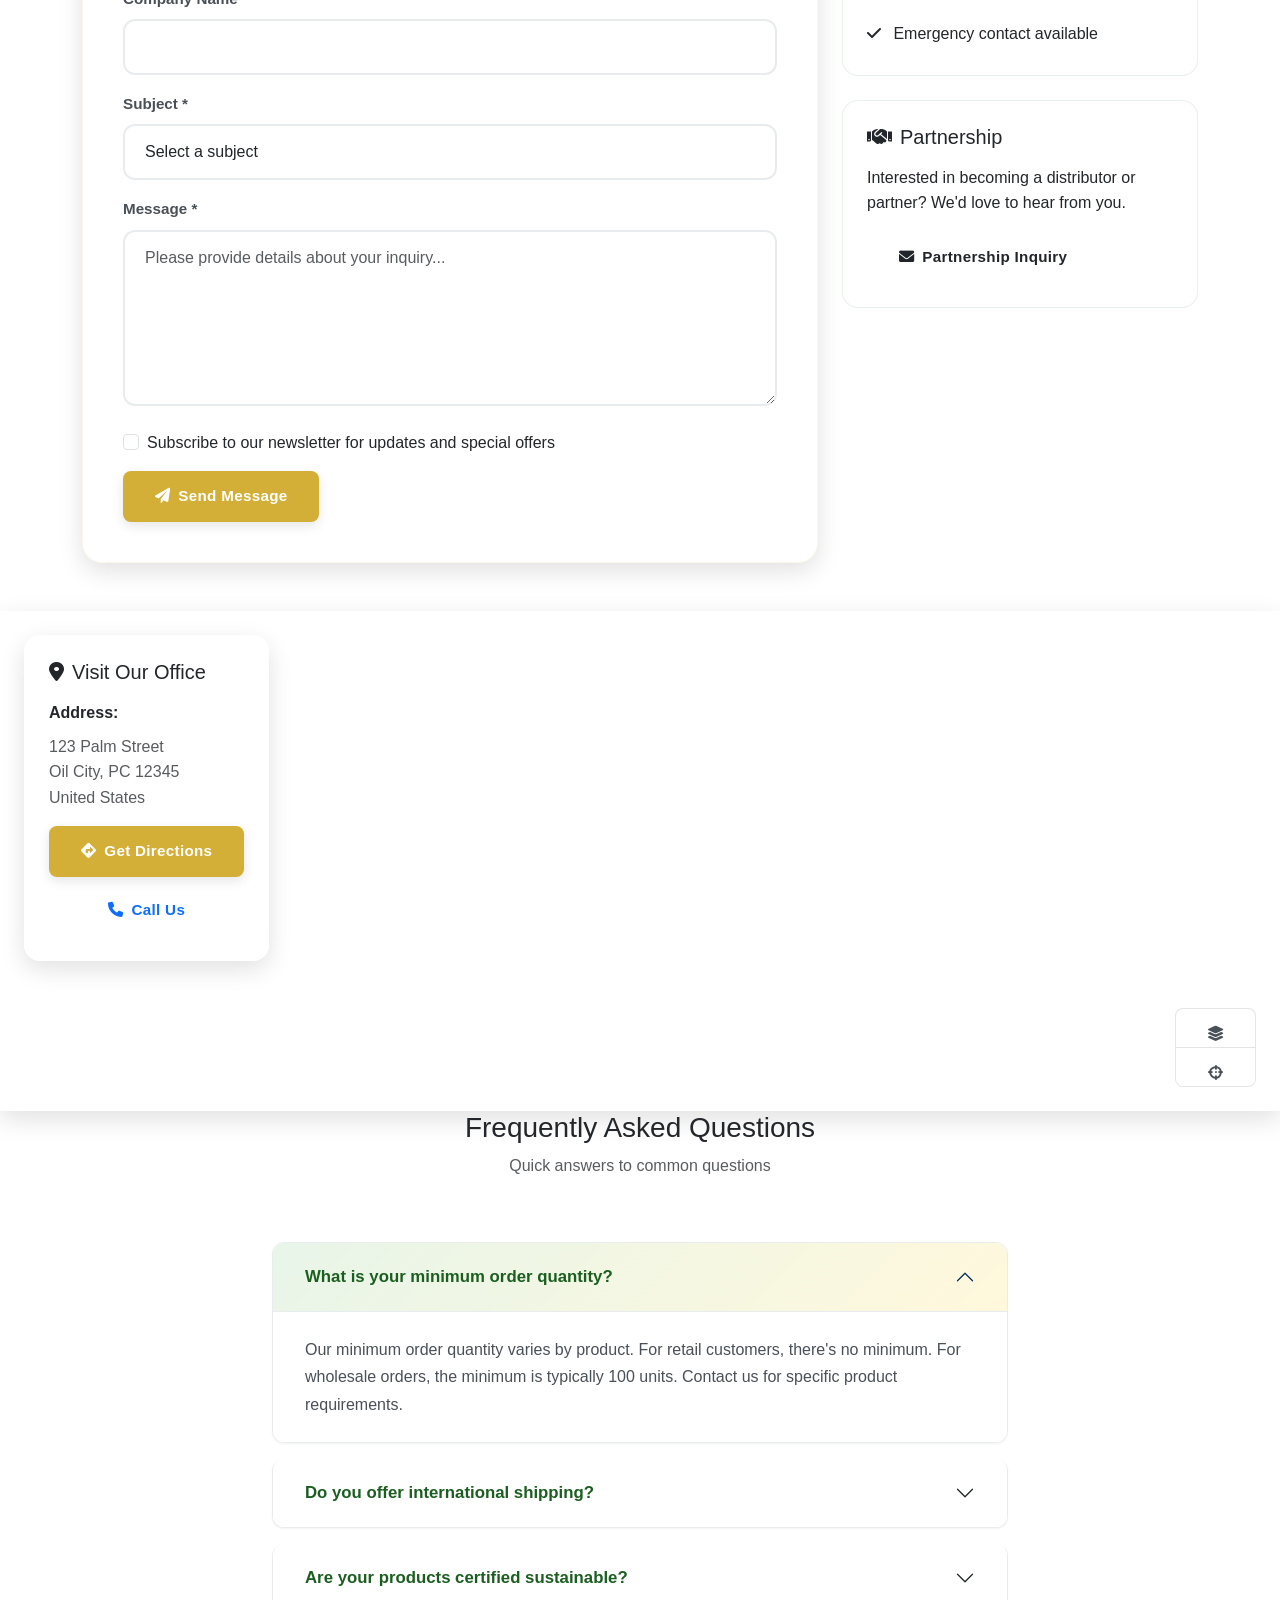
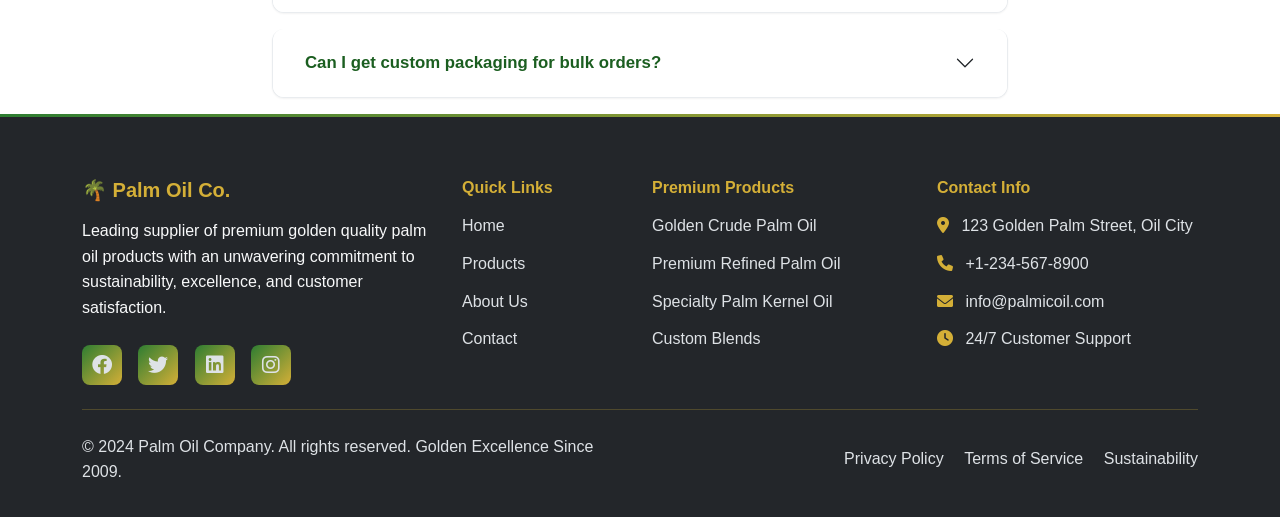
<file: contact.html>
<!DOCTYPE html>
<html lang="en">
<head>
    <meta charset="UTF-8">
    <meta name="viewport" content="width=device-width, initial-scale=1.0">
    <title>Contact Us - Palm Oil Company</title>
    <meta name="description" content="Get in touch with our palm oil experts. Contact us for inquiries, bulk orders, and custom solutions.">
    
    <!-- Bootstrap CSS -->
    <link href="https://cdn.jsdelivr.net/npm/bootstrap@5.3.0/dist/css/bootstrap.min.css" rel="stylesheet">
    <!-- Font Awesome -->
    <link href="https://cdnjs.cloudflare.com/ajax/libs/font-awesome/6.0.0/css/all.min.css" rel="stylesheet">
    <!-- Custom CSS -->
    <link href="style.css" rel="stylesheet">
</head>
<body>
    <!-- Loading Animation -->
    <div id="loading-screen" class="loading-screen">
        <div class="loading-content">
            <div class="palm-loader">
                <div class="palm-leaf"></div>
                <div class="palm-leaf"></div>
                <div class="palm-leaf"></div>
            </div>
            <h3 class="loading-text">Loading Contact...</h3>
        </div>
    </div>

    <!-- Navigation -->
   <nav class="navbar navbar-expand-lg fixed-top" id="mainNavbar">
        <div class="container">
            <a class="navbar-brand animate-pulse" href="index.html">
                <img src="assets/white Logo (1)_page-0001.jpg" alt="Palmic Oil" class="navbar-logo">
                <span class="company-name">Palmic Oil</span>
            </a>
            <button class="navbar-toggler" type="button" data-bs-toggle="collapse" data-bs-target="#navbarNav">
                <span class="navbar-toggler-icon"></span>
            </button>
            <div class="collapse navbar-collapse" id="navbarNav">
                <ul class="navbar-nav ms-auto">
                    <li class="nav-item">
                        <a class="nav-link " href="index.php">Home</a>
                    </li>
                    <li class="nav-item">
                        <a class="nav-link" href="products.php">Products</a>
                    </li>
                    <li class="nav-item">
                        <a class="nav-link " href="about.html">About Us</a>
                    </li>
                    <li class="nav-item">
                        <a class="nav-link" href="blogs.php">Blog</a>
                    </li>
                    <li class="nav-item">
                        <a class="nav-link active" href="contact.html">Contact</a>
                    </li>
                </ul>
            </div>
        </div>
    </nav>


    <!-- Hero Section -->
    <section class="contact-hero text-white text-center position-relative overflow-hidden">
        <div class="hero-background"></div>
        <div class="hero-overlay"></div>
        <div class="hero-particles"></div>
        <div class="container position-relative z-index-3">
            <div class="row justify-content-center">
                <div class="col-lg-10">
                    <h1 class="display-3 fw-bold mb-4 fade-in-up">Get In Touch</h1>
                    <p class="lead mb-5 fade-in-up" style="animation-delay: 0.2s;">Connect with our palm oil experts for inquiries, bulk orders, partnerships, and custom solutions. We're committed to providing exceptional service and sustainable products.</p>
                    <div class="hero-cta-buttons fade-in-up" style="animation-delay: 0.4s;">
                        <a href="#contactForm" class="btn btn-golden btn-lg me-3 mb-3">
                            <i class="fas fa-envelope me-2"></i>Send Message
                        </a>
                        <a href="tel:+15551234567" class="btn btn-outline-light btn-lg mb-3">
                            <i class="fas fa-phone me-2"></i>Call Now
                        </a>
                    </div>
                    <div class="hero-stats mt-5 fade-in-up" style="animation-delay: 0.6s;">
                        <div class="row text-center">
                            <div class="col-md-4 mb-3">
                                <div class="stat-item">
                                    <h3 class="golden-text mb-1">24/7</h3>
                                    <p class="mb-0">Customer Support</p>
                                </div>
                            </div>
                            <div class="col-md-4 mb-3">
                                <div class="stat-item">
                                    <h3 class="golden-text mb-1">&lt;24h</h3>
                                    <p class="mb-0">Response Time</p>
                                </div>
                            </div>
                            <div class="col-md-4 mb-3">
                                <div class="stat-item">
                                    <h3 class="golden-text mb-1">50+</h3>
                                    <p class="mb-0">Countries Served</p>
                                </div>
                            </div>
                        </div>
                    </div>
                </div>
            </div>
        </div>
    </section>

    <!-- Contact Information -->
    <section class="section-padding">
        <div class="container">
            <div class="row mb-5">
                <div class="col-lg-4 col-md-6 mb-4">
                    <div class="feature-card-modern text-center p-4 h-100 scroll-animate" data-animation="fadeInUp">
                        <div class="feature-icon-modern mb-3">
                            <i class="fas fa-map-marker-alt fa-3x"></i>
                        </div>
                        <h5 class="golden-text">Our Location</h5>
                        <p class="text-muted mb-0">
                            123 Palm Street<br>
                            Oil City, PC 12345<br>
                            United States
                        </p>
                    </div>
                </div>
                
                <div class="col-lg-4 col-md-6 mb-4">
                    <div class="feature-card-modern text-center p-4 h-100 scroll-animate" data-animation="fadeInUp" data-delay="0.2">
                        <div class="feature-icon-modern mb-3">
                            <i class="fas fa-phone fa-3x"></i>
                        </div>
                        <h5 class="golden-text">Phone & Fax</h5>
                        <p class="text-muted mb-0">
                            Phone: +1 (555) 123-4567<br>
                            Toll Free: +1 (800) 123-4567<br>
                            Fax: +1 (555) 123-4568
                        </p>
                    </div>
                </div>
                
                <div class="col-lg-4 col-md-6 mb-4">
                    <div class="feature-card-modern text-center p-4 h-100 scroll-animate" data-animation="fadeInUp" data-delay="0.4">
                        <div class="feature-icon-modern mb-3">
                            <i class="fas fa-envelope fa-3x"></i>
                        </div>
                        <h5 class="golden-text">Email</h5>
                        <p class="text-muted mb-0">
                            General: info@palmoilco.com<br>
                            Sales: sales@palmoilco.com<br>
                            Support: support@palmoilco.com
                        </p>
                    </div>
                </div>
            </div>

            <!-- Contact Form and Map -->
            <div class="row">
                <!-- Contact Form -->
                <div class="col-lg-8 mb-5">
                    <div class="contact-form-modern scroll-animate" data-animation="fadeInLeft">
                        <div class="form-header mb-4">
                            <h3 class="golden-text mb-2">Send us a Message</h3>
                            <p class="text-muted">We'd love to hear from you. Send us a message and we'll respond as soon as possible.</p>
                        </div>
                        <form id="contactForm" action="contact-handler.php" method="POST" class="modern-form">
                            <div class="row">
                                <div class="col-md-6 mb-3">
                                    <label for="firstName" class="form-label">First Name *</label>
                                    <input type="text" class="form-control modern-input" id="firstName" name="first_name" required>
                                </div>
                                <div class="col-md-6 mb-3">
                                    <label for="lastName" class="form-label">Last Name *</label>
                                    <input type="text" class="form-control modern-input" id="lastName" name="last_name" required>
                                </div>
                            </div>
                            
                            <div class="row">
                                <div class="col-md-6 mb-3">
                                    <label for="email" class="form-label">Email Address *</label>
                                    <input type="email" class="form-control modern-input" id="email" name="email" required>
                                </div>
                                <div class="col-md-6 mb-3">
                                    <label for="phone" class="form-label">Phone Number</label>
                                    <input type="tel" class="form-control modern-input" id="phone" name="phone">
                                </div>
                            </div>
                            
                            <div class="mb-3">
                                <label for="company" class="form-label">Company Name</label>
                                <input type="text" class="form-control modern-input" id="company" name="company">
                            </div>
                            
                            <div class="mb-3">
                                <label for="subject" class="form-label">Subject *</label>
                                <select class="form-select modern-input" id="subject" name="subject" required>
                                    <option value="">Select a subject</option>
                                    <option value="general">General Inquiry</option>
                                    <option value="product">Product Information</option>
                                    <option value="bulk">Bulk Order</option>
                                    <option value="partnership">Partnership</option>
                                    <option value="support">Technical Support</option>
                                    <option value="other">Other</option>
                                </select>
                            </div>
                            
                            <div class="mb-4">
                                <label for="message" class="form-label">Message *</label>
                                <textarea class="form-control modern-input" id="message" name="message" rows="6" 
                                          placeholder="Please provide details about your inquiry..." required></textarea>
                            </div>
                            
                            <div class="mb-3">
                                <div class="form-check modern-checkbox">
                                    <input class="form-check-input" type="checkbox" id="newsletter" name="newsletter" value="1">
                                    <label class="form-check-label" for="newsletter">
                                        Subscribe to our newsletter for updates and special offers
                                    </label>
                                </div>
                            </div>
                            
                            <button type="submit" class="btn btn-golden btn-lg btn-hover-effect">
                                <i class="fas fa-paper-plane me-2"></i>Send Message
                            </button>
                        </form>
                    </div>
                </div>

                <!-- Business Hours and Additional Info -->
                <div class="col-lg-4">
                    <div class="info-card-modern p-4 mb-4 scroll-animate" data-animation="fadeInRight">
                        <h5 class="mb-3 golden-text">
                            <i class="fas fa-clock green-text me-2"></i>Business Hours
                        </h5>
                        <ul class="list-unstyled mb-0">
                            <li class="d-flex justify-content-between mb-2 info-item">
                                <span>Monday - Friday:</span>
                                <span class="fw-bold">8:00 AM - 6:00 PM</span>
                            </li>
                            <li class="d-flex justify-content-between mb-2 info-item">
                                <span>Saturday:</span>
                                <span class="fw-bold">9:00 AM - 4:00 PM</span>
                            </li>
                            <li class="d-flex justify-content-between info-item">
                                <span>Sunday:</span>
                                <span class="fw-bold text-muted">Closed</span>
                            </li>
                        </ul>
                    </div>

                    <div class="info-card-modern p-4 mb-4 scroll-animate" data-animation="fadeInRight" data-delay="0.2">
                        <h5 class="mb-3 golden-text">
                            <i class="fas fa-shipping-fast green-text me-2"></i>Quick Response
                        </h5>
                        <p class="mb-2 info-item">
                            <i class="fas fa-check green-text me-2"></i>
                            Email responses within 24 hours
                        </p>
                        <p class="mb-2 info-item">
                            <i class="fas fa-check green-text me-2"></i>
                            Phone support during business hours
                        </p>
                        <p class="mb-0 info-item">
                            <i class="fas fa-check green-text me-2"></i>
                            Emergency contact available
                        </p>
                    </div>

                    <div class="info-card-modern p-4 scroll-animate" data-animation="fadeInRight" data-delay="0.4">
                        <h5 class="mb-3 golden-text">
                            <i class="fas fa-handshake green-text me-2"></i>Partnership
                        </h5>
                        <p class="mb-3">Interested in becoming a distributor or partner? We'd love to hear from you.</p>
                        <a href="mailto:partnership@palmoilco.com" class="btn btn-green btn-hover-effect">
                            <i class="fas fa-envelope me-2"></i>Partnership Inquiry
                        </a>
                    </div>
                </div>
            </div>
        </div>
    </section>

    <!-- Map Section -->
    <section class="py-0">
        <div class="container-fluid p-0">
            <div class="row g-0">
                <div class="col-12">
                    <div class="map-container-modern position-relative" style="height: 500px;">
                        <!-- Google Maps Embed -->
                        <iframe 
                            src="https://www.google.com/maps/embed?pb=!1m18!1m12!1m3!1d3024.1234567890123!2d-74.0059413!3d40.7127753!2m3!1f0!2f0!3f0!3m2!1i1024!2i768!4f13.1!3m3!1m2!1s0x89c25a316e5b7c5d%3A0x1234567890abcdef!2s123%20Palm%20Street%2C%20New%20York%2C%20NY%2010001%2C%20USA!5e0!3m2!1sen!2sus!4v1234567890123!5m2!1sen!2sus"
                            width="100%" 
                            height="100%" 
                            style="border:0;" 
                            allowfullscreen="" 
                            loading="lazy" 
                            referrerpolicy="no-referrer-when-downgrade"
                            class="google-map">
                        </iframe>
                        
                        <!-- Map Overlay with Contact Info -->
                        <div class="map-info-overlay position-absolute top-0 start-0 m-4 scroll-animate" data-animation="fadeInLeft">
                            <div class="map-info-card p-4">
                                <h5 class="golden-text mb-3">
                                    <i class="fas fa-map-marker-alt me-2"></i>Visit Our Office
                                </h5>
                                <p class="mb-2"><strong>Address:</strong></p>
                                <p class="mb-3 text-muted">
                                    123 Palm Street<br>
                                    Oil City, PC 12345<br>
                                    United States
                                </p>
                                <div class="d-flex flex-column gap-2">
                                    <a href="https://maps.google.com/maps?q=123+Palm+Street,+Oil+City,+PC+12345" 
                                       target="_blank" 
                                       class="btn btn-golden btn-sm">
                                        <i class="fas fa-directions me-2"></i>Get Directions
                                    </a>
                                    <a href="tel:+15551234567" class="btn btn-outline-primary btn-sm">
                                        <i class="fas fa-phone me-2"></i>Call Us
                                    </a>
                                </div>
                            </div>
                        </div>
                        
                        <!-- Map Controls -->
                        <div class="map-controls position-absolute bottom-0 end-0 m-4">
                            <div class="btn-group-vertical" role="group">
                                <button type="button" class="btn btn-light btn-sm map-control-btn" onclick="toggleMapType()">
                                    <i class="fas fa-layer-group"></i>
                                </button>
                                <button type="button" class="btn btn-light btn-sm map-control-btn" onclick="centerMap()">
                                    <i class="fas fa-crosshairs"></i>
                                </button>
                            </div>
                        </div>
                    </div>
                </div>
            </div>
        </div>
    </section>

    <!-- FAQ Section -->
    <section class="section-padding bg-gradient-light">
        <div class="container">
            <div class="row">
                <div class="col-12 text-center mb-5">
                    <h3 class="golden-text scroll-animate" data-animation="fadeInUp">Frequently Asked Questions</h3>
                    <p class="text-muted scroll-animate" data-animation="fadeInUp" data-delay="0.2">Quick answers to common questions</p>
                </div>
            </div>
            
            <div class="row justify-content-center">
                <div class="col-lg-8">
                    <div class="accordion modern-accordion scroll-animate" id="faqAccordion" data-animation="fadeInUp" data-delay="0.4">
                        <div class="accordion-item modern-accordion-item">
                            <h2 class="accordion-header">
                                <button class="accordion-button modern-accordion-button" type="button" data-bs-toggle="collapse" 
                                        data-bs-target="#faq1">
                                    What is your minimum order quantity?
                                </button>
                            </h2>
                            <div id="faq1" class="accordion-collapse collapse show" data-bs-parent="#faqAccordion">
                                <div class="accordion-body modern-accordion-body">
                                    Our minimum order quantity varies by product. For retail customers, there's no minimum. 
                                    For wholesale orders, the minimum is typically 100 units. Contact us for specific product requirements.
                                </div>
                            </div>
                        </div>
                        
                        <div class="accordion-item modern-accordion-item">
                            <h2 class="accordion-header">
                                <button class="accordion-button modern-accordion-button collapsed" type="button" data-bs-toggle="collapse" 
                                        data-bs-target="#faq2">
                                    Do you offer international shipping?
                                </button>
                            </h2>
                            <div id="faq2" class="accordion-collapse collapse" data-bs-parent="#faqAccordion">
                                <div class="accordion-body modern-accordion-body">
                                    Yes, we ship internationally to most countries. Shipping costs and delivery times vary by destination. 
                                    Please contact us for a shipping quote to your specific location.
                                </div>
                            </div>
                        </div>
                        
                        <div class="accordion-item modern-accordion-item">
                            <h2 class="accordion-header">
                                <button class="accordion-button modern-accordion-button collapsed" type="button" data-bs-toggle="collapse" 
                                        data-bs-target="#faq3">
                                    Are your products certified sustainable?
                                </button>
                            </h2>
                            <div id="faq3" class="accordion-collapse collapse" data-bs-parent="#faqAccordion">
                                <div class="accordion-body modern-accordion-body">
                                    Yes, all our palm oil products are RSPO (Roundtable on Sustainable Palm Oil) certified. 
                                    We are committed to sustainable and responsible sourcing practices.
                                </div>
                            </div>
                        </div>
                        
                        <div class="accordion-item modern-accordion-item">
                            <h2 class="accordion-header">
                                <button class="accordion-button modern-accordion-button collapsed" type="button" data-bs-toggle="collapse" 
                                        data-bs-target="#faq4">
                                    Can I get custom packaging for bulk orders?
                                </button>
                            </h2>
                            <div id="faq4" class="accordion-collapse collapse" data-bs-parent="#faqAccordion">
                                <div class="accordion-body modern-accordion-body">
                                    Absolutely! We offer custom packaging solutions for bulk orders. This includes custom labeling, 
                                    packaging sizes, and branding options. Contact our sales team to discuss your requirements.
                                </div>
                            </div>
                        </div>
                    </div>
                </div>
            </div>
        </div>
    </section>

    <!-- Footer -->
     <footer class="footer">
        <div class="container">
            <div class="row g-4">
                <div class="col-lg-4">
                    <h5 class="mb-3">🌴 Palm Oil Co.</h5>
                    <p class="text-light mb-4">Leading supplier of premium golden quality palm oil products with an unwavering commitment to sustainability, excellence, and customer satisfaction.</p>
                    <div class="social-links">
                        <a href="#" class="animate-pulse"><i class="fab fa-facebook fa-lg"></i></a>
                        <a href="#" class="animate-pulse" style="animation-delay: 0.1s;"><i class="fab fa-twitter fa-lg"></i></a>
                        <a href="#" class="animate-pulse" style="animation-delay: 0.2s;"><i class="fab fa-linkedin fa-lg"></i></a>
                        <a href="#" class="animate-pulse" style="animation-delay: 0.3s;"><i class="fab fa-instagram fa-lg"></i></a>
                    </div>
                </div>
                <div class="col-lg-2">
                    <h6 class="mb-3">Quick Links</h6>
                    <ul class="list-unstyled">
                        <li><a href="index.html">Home</a></li>
                        <li><a href="products.php">Products</a></li>
                        <li><a href="about.html">About Us</a></li>
                        <li><a href="contact.html">Contact</a></li>
                    </ul>
                </div>
                <div class="col-lg-3">
                    <h6 class="mb-3">Premium Products</h6>
                    <ul class="list-unstyled">
                        <li><a href="#">Golden Crude Palm Oil</a></li>
                        <li><a href="#">Premium Refined Palm Oil</a></li>
                        <li><a href="#">Specialty Palm Kernel Oil</a></li>
                        <li><a href="#">Custom Blends</a></li>
                    </ul>
                </div>
                <div class="col-lg-3">
                    <h6 class="mb-3">Contact Info</h6>
                    <ul class="list-unstyled">
                        <li><i class="fas fa-map-marker-alt me-2" style="color: var(--gold-primary);"></i> 123 Golden Palm Street, Oil City</li>
                        <li><i class="fas fa-phone me-2" style="color: var(--gold-primary);"></i> +1-234-567-8900</li>
                        <li><i class="fas fa-envelope me-2" style="color: var(--gold-primary);"></i> info@palmicoil.com</li>
                        <li><i class="fas fa-clock me-2" style="color: var(--gold-primary);"></i> 24/7 Customer Support</li>
                    </ul>
                </div>
            </div>
            <hr class="my-4" style="border-color: var(--gold-primary);">
            <div class="row align-items-center">
                <div class="col-md-6">
                    <p class="mb-0">&copy; 2024 Palm Oil Company. All rights reserved. Golden Excellence Since 2009.</p>
                </div>
                <div class="col-md-6 text-md-end">
                    <a href="#" class="me-3">Privacy Policy</a>
                    <a href="#" class="me-3">Terms of Service</a>
                    <a href="#">Sustainability</a>
                </div>
            </div>
        </div>
    </footer>


    <!-- Bootstrap JS -->
    <script src="https://cdn.jsdelivr.net/npm/bootstrap@5.3.0/dist/js/bootstrap.bundle.min.js"></script>
    <!-- Custom JS -->
    <script src="main.js"></script>
    
    <!-- Contact Page Specific JS -->
    <script>
        // Map control functions
        function toggleMapType() {
            // This would integrate with Google Maps API for map type switching
            console.log('Toggle map type');
        }
        
        function centerMap() {
            // This would center the map on the business location
            console.log('Center map');
        }
        
        // Enhanced form validation and submission
        document.getElementById('contactForm').addEventListener('submit', function(e) {
            e.preventDefault();
            
            // Add loading state
            const submitBtn = this.querySelector('button[type="submit"]');
            const originalText = submitBtn.innerHTML;
            submitBtn.innerHTML = '<i class="fas fa-spinner fa-spin me-2"></i>Sending...';
            submitBtn.disabled = true;
            
            // Simulate form submission (replace with actual form handling)
            setTimeout(() => {
                // Show success message
                showNotification('Message sent successfully! We\'ll get back to you soon.', 'success');
                
                // Reset form
                this.reset();
                
                // Reset button
                submitBtn.innerHTML = originalText;
                submitBtn.disabled = false;
            }, 2000);
        });
        
        // Notification system
        function showNotification(message, type = 'info') {
            const notification = document.createElement('div');
            notification.className = `alert alert-${type === 'success' ? 'success' : 'info'} alert-dismissible fade show position-fixed`;
            notification.style.cssText = 'top: 100px; right: 20px; z-index: 9999; min-width: 300px;';
            notification.innerHTML = `
                ${message}
                <button type="button" class="btn-close" data-bs-dismiss="alert"></button>
            `;
            
            document.body.appendChild(notification);
            
            // Auto remove after 5 seconds
            setTimeout(() => {
                if (notification.parentNode) {
                    notification.remove();
                }
            }, 5000);
        }
        
        // Smooth scroll for CTA buttons
        document.querySelectorAll('a[href^="#"]').forEach(anchor => {
            anchor.addEventListener('click', function (e) {
                e.preventDefault();
                const target = document.querySelector(this.getAttribute('href'));
                if (target) {
                    target.scrollIntoView({
                        behavior: 'smooth',
                        block: 'start'
                    });
                }
            });
        });
        
        // Add animation on scroll for stats
        const observerOptions = {
            threshold: 0.1,
            rootMargin: '0px 0px -50px 0px'
        };
        
        const observer = new IntersectionObserver((entries) => {
            entries.forEach(entry => {
                if (entry.isIntersecting) {
                    entry.target.style.animationPlayState = 'running';
                }
            });
        }, observerOptions);
        
        // Observe stat items
        document.querySelectorAll('.stat-item').forEach(item => {
            observer.observe(item);
        });
    </script>
</body>
</html>
</file>
<file: style.css>
/* Professional Green & Golden Palm Oil Theme - Modern UI */

:root {
    /* Golden Color Palette - Professional Tones */
    --gold-primary: #D4AF37;
    --gold-secondary: #F4C430;
    --gold-light: #FFF8DC;
    --gold-dark: #B8860B;
    --gold-accent: #DAA520;
    
    /* Green Color Palette - Natural & Professional */
    --green-primary: #2E7D32;
    --green-secondary: #43A047;
    --green-light: #E8F5E9;
    --green-dark: #1B5E20;
    --green-accent: #388E3C;
    
    /* Neutral Colors */
    --white: #FFFFFF;
    --black: #000000;
    --gray-100: #F8F9FA;
    --gray-200: #E9ECEF;
    --gray-300: #DEE2E6;
    --gray-500: #6C757D;
    --gray-700: #495057;
    --gray-900: #23262a;
    
    /* Professional Gradients */
    --gradient-primary: linear-gradient(135deg, #2E7D32 0%, #D4AF37 100%);
    --gradient-hero: linear-gradient(135deg, rgba(46, 125, 50, 0.95) 0%, rgba(212, 175, 55, 0.85) 100%);
    --gradient-card: linear-gradient(135deg, rgba(255, 255, 255, 0.98) 0%, rgba(232, 245, 233, 0.95) 100%);
    
    /* Modern Shadows */
    --shadow-xs: 0 1px 2px 0 rgba(0, 0, 0, 0.05);
    --shadow-sm: 0 2px 4px 0 rgba(0, 0, 0, 0.08);
    --shadow-md: 0 4px 12px 0 rgba(0, 0, 0, 0.1);
    --shadow-lg: 0 8px 24px 0 rgba(0, 0, 0, 0.12);
    --shadow-xl: 0 16px 48px 0 rgba(0, 0, 0, 0.15);
    --shadow-gold: 0 4px 20px rgba(212, 175, 55, 0.25);
    --shadow-green: 0 4px 20px rgba(46, 125, 50, 0.25);
    
    /* Transitions */
    --transition-fast: 0.2s cubic-bezier(0.4, 0, 0.2, 1);
    --transition-base: 0.3s cubic-bezier(0.4, 0, 0.2, 1);
    --transition-slow: 0.5s cubic-bezier(0.4, 0, 0.2, 1);
}

/* Global Styles */
* {
    margin: 0;
    padding: 0;
    box-sizing: border-box;
}

html {
    scroll-behavior: smooth;
}

body {
    font-family: 'Inter', 'Segoe UI', -apple-system, BlinkMacSystemFont, sans-serif;
    line-height: 1.6;
    color: var(--gray-900);
    overflow-x: hidden;
    -webkit-font-smoothing: antialiased;
    -moz-osx-font-smoothing: grayscale;
}

/* Professional Animations */
@keyframes fadeInUp {
    from {
        opacity: 0;
        transform: translateY(40px);
    }
    to {
        opacity: 1;
        transform: translateY(0);
    }
}

@keyframes fadeInScale {
    from {
        opacity: 0;
        transform: scale(0.95);
    }
    to {
        opacity: 1;
        transform: scale(1);
    }
}

@keyframes shimmer {
    0% {
        background-position: -1000px 0;
    }
    100% {
        background-position: 1000px 0;
    }
}

@keyframes float {
    0%, 100% {
        transform: translateY(0);
    }
    50% {
        transform: translateY(-8px);
    }
}

@keyframes pulse-subtle {
    0%, 100% {
        opacity: 1;
    }
    50% {
        opacity: 0.8;
    }
}

/* Utility Animation Classes */
.animate-fade-up {
    animation: fadeInUp 0.8s var(--transition-base) forwards;
}

.animate-pulse {
    animation: pulse-subtle 3s ease-in-out infinite;
}

.animate-float {
    animation: float 3s ease-in-out infinite;
}

/* Professional Navigation */
.navbar {
    background: rgba(255, 255, 255, 0.98) !important;
    backdrop-filter: blur(12px) saturate(180%);
    border-bottom: 1px solid var(--gray-200);
    transition: all var(--transition-base);
    box-shadow: var(--shadow-sm);
    padding: 1rem 0;
}

.navbar.scrolled {
    background: rgba(255, 255, 255, 1) !important;
    box-shadow: var(--shadow-md);
    padding: 0.75rem 0;
}

.navbar-brand {
    font-size: 2.75rem;
    font-weight: 700;
    background: var(--gradient-primary);
    -webkit-background-clip: text;
    -webkit-text-fill-color: transparent;
    background-clip: text;
    transition: all var(--transition-base);
    letter-spacing: -0.02em;
}

.navbar-brand:hover {
    transform: scale(1.02);
}

.navbar-logo {
    height: 60px;
    width: auto;
    transition: all var(--transition-base);
}

.navbar-logo:hover {
    transform: scale(1.05);
}

.company-name {
    margin-left: 12px;
    font-size: 1.75rem;
    font-weight: 700;
    background: var(--black);
    -webkit-background-clip: text;
    -webkit-text-fill-color: transparent;
    background-clip: text;
    letter-spacing: -0.02em;
}

.nav-link {
    font-weight: 500;
    color: var(--gray-700) !important;
    position: relative;
    transition: all var(--transition-base);
    margin: 0 0.5rem;
    padding: 0.5rem 1rem !important;
    font-size: 1.25rem;
}

.nav-link::after {
    content: '';
    position: absolute;
    bottom: 0;
    left: 50%;
    width: 0;
    height: 2px;
    background: var(--gradient-primary);
    transition: all var(--transition-base);
    transform: translateX(-50%);
    border-radius: 2px;
}

.nav-link:hover::after,
.nav-link.active::after {
    width: 80%;
}

.nav-link:hover,
.nav-link.active {
    color: var(--green-primary) !important;
}

/* Modern Hero Section */
.hero-section {
    min-height: 100vh;
    display: flex;
    align-items: center;
    position: relative;
    overflow: hidden;
}

/* Professional Slideshow */
.hero-slideshow {
    position: absolute;
    top: 0;
    left: 0;
    width: 100%;
    height: 100%;
    z-index: 0;
}

.hero-slide {
    position: absolute;
    top: 0;
    left: 0;
    width: 100%;
    height: 100%;
    opacity: 0;
    transition: opacity 1.5s cubic-bezier(0.4, 0, 0.2, 1);
    background-size: cover;
    background-position: center;
}

.hero-slide.active {
    opacity: 1;
}

/* Professional overlay */
.hero-section::before {
    content: '';
    position: absolute;
    top: 0;
    left: 0;
    right: 0;
    bottom: 0;
    background: linear-gradient(135deg, rgba(46, 125, 50, 0.92) 0%, rgba(212, 175, 55, 0.85) 100%);
    z-index: 1;
}

/* Homepage specific hero overlay override */
.home-hero::before {
    background: linear-gradient(135deg, rgba(0, 0, 0, 0.6) 0%, rgba(0, 0, 0, 0.6) 100%);
}

/* Modern Navigation Dots */
.slideshow-nav {
    position: absolute;
    bottom: 40px;
    left: 50%;
    transform: translateX(-50%);
    display: flex;
    gap: 12px;
    z-index: 3;
}

.nav-dot {
    width: 10px;
    height: 10px;
    border-radius: 50%;
    background: rgba(255, 255, 255, 0.4);
    cursor: pointer;
    transition: all var(--transition-base);
    border: 2px solid transparent;
}

.nav-dot.active {
    background: var(--gold-primary);
    border-color: rgba(255, 255, 255, 0.8);
    transform: scale(1.3);
}

.nav-dot:hover {
    background: rgba(255, 255, 255, 0.7);
    transform: scale(1.15);
}

.hero-content {
    position: relative;
    z-index: 2;
}

.hero-title {
    font-size: 4.5rem;
    font-weight: 800;
    color: var(--white);
    text-shadow: 0 2px 4px rgba(0, 0, 0, 0.1);
    margin-bottom: 1.5rem;
    line-height: 1.1;
    letter-spacing: -0.03em;
}

.hero-subtitle {
    font-size: 1.25rem;
    color: rgba(255, 255, 255, 0.95);
    margin-bottom: 2.5rem;
    font-weight: 400;
    line-height: 1.7;
    max-width: 600px;
}

/* Professional Buttons */
.btn {
    border-radius: 8px;
    padding: 14px 32px;
    font-weight: 600;
    font-size: 0.95rem;
    letter-spacing: 0.02em;
    transition: all var(--transition-base);
    border: none;
    position: relative;
    overflow: hidden;
}

.btn-golden {
    background: var(--gold-primary);
    color: var(--white);
    box-shadow: var(--shadow-md);
}

.btn-golden:hover {
    background: var(--gold-dark);
    transform: translateY(-2px);
    box-shadow: var(--shadow-lg);
    color: var(--white);
}

.btn-secondary {
    background: var(--green-primary);
    color: var(--white);
    box-shadow: var(--shadow-md);
}

/* Contact Hero Section */
.contact-hero {
    min-height: 100vh;
    display: flex;
    align-items: center;
    position: relative;
    overflow: hidden;
    padding: 120px 0;
}

.contact-hero .hero-background {
    position: absolute;
    top: 0;
    left: 0;
    width: 100%;
    height: 100%;
    background-image: url('assets/1800x1200_palm_oil_in_glass_bowl_other.webp');
    background-size: cover;
    background-position: center;
    background-repeat: no-repeat;
    z-index: 0;
}

.contact-hero .hero-overlay {
    position: absolute;
    top: 0;
    left: 0;
    width: 100%;
    height: 100%;
    background: linear-gradient(135deg, rgba(0, 0, 0, 0.6) 0%, rgba(0, 0, 0, 0.6) 100%);
    z-index: 1;
}

.contact-hero .hero-particles {
    position: absolute;
    top: 0;
    left: 0;
    width: 100%;
    height: 100%;
    z-index: 2;
    pointer-events: none;
}

.contact-hero .container {
    position: relative;
    z-index: 3;
}

.contact-hero h1 {
    font-size: 4rem;
    font-weight: 800;
    color: var(--white);
    text-shadow: 0 4px 8px rgba(0, 0, 0, 0.3);
    margin-bottom: 1.5rem;
    line-height: 1.1;
    letter-spacing: -0.02em;
}

.contact-hero .lead {
    font-size: 1.3rem;
    color: rgba(255, 255, 255, 0.95);
    margin-bottom: 2.5rem;
    font-weight: 400;
    line-height: 1.6;
    text-shadow: 0 2px 4px rgba(0, 0, 0, 0.2);
}

.hero-cta-buttons .btn {
    margin: 0 8px 16px 8px;
    padding: 16px 32px;
    font-size: 1.1rem;
    font-weight: 600;
    border-radius: 50px;
    transition: all var(--transition-base);
}

.hero-cta-buttons .btn-golden {
    background: var(--gold-primary);
    border: 2px solid var(--gold-primary);
    color: var(--white);
    box-shadow: 0 8px 25px rgba(212, 175, 55, 0.3);
}

.hero-cta-buttons .btn-golden:hover {
    background: var(--gold-dark);
    border-color: var(--gold-dark);
    transform: translateY(-3px);
    box-shadow: 0 12px 35px rgba(212, 175, 55, 0.4);
}

.hero-cta-buttons .btn-outline-light {
    background: transparent;
    border: 2px solid rgba(255, 255, 255, 0.8);
    color: var(--white);
    backdrop-filter: blur(10px);
}

.hero-cta-buttons .btn-outline-light:hover {
    background: rgba(255, 255, 255, 0.1);
    border-color: var(--white);
    transform: translateY(-3px);
    box-shadow: 0 8px 25px rgba(255, 255, 255, 0.2);
}

.hero-stats {
    margin-top: 4rem;
}

.hero-stats .stat-item {
    padding: 1.5rem;
    background: rgba(255, 255, 255, 0.1);
    border-radius: 16px;
    backdrop-filter: blur(10px);
    border: 1px solid rgba(255, 255, 255, 0.2);
    transition: all var(--transition-base);
}

.hero-stats .stat-item:hover {
    transform: translateY(-5px);
    background: rgba(255, 255, 255, 0.15);
    box-shadow: 0 10px 30px rgba(0, 0, 0, 0.2);
}

.hero-stats .stat-item h3 {
    font-size: 2.5rem;
    font-weight: 800;
    color: var(--gold-primary);
    text-shadow: 0 2px 4px rgba(0, 0, 0, 0.3);
}

.hero-stats .stat-item p {
    color: rgba(255, 255, 255, 0.9);
    font-weight: 500;
    font-size: 1rem;
}

/* Google Maps Integration */
.map-container-modern {
    border-radius: 0;
    overflow: hidden;
    box-shadow: var(--shadow-lg);
}

.google-map {
    filter: grayscale(20%) contrast(1.1);
    transition: filter var(--transition-base);
}

.google-map:hover {
    filter: grayscale(0%) contrast(1.2);
}

.map-info-overlay {
    z-index: 10;
    max-width: 320px;
}

.map-info-card {
    background: rgba(255, 255, 255, 0.95);
    backdrop-filter: blur(10px);
    border-radius: 16px;
    border: 1px solid rgba(255, 255, 255, 0.2);
    box-shadow: var(--shadow-lg);
    transition: all var(--transition-base);
}

.map-info-card:hover {
    background: rgba(255, 255, 255, 0.98);
    transform: translateY(-2px);
    box-shadow: var(--shadow-xl);
}

.map-controls {
    z-index: 10;
}

.map-control-btn {
    width: 40px;
    height: 40px;
    border-radius: 8px;
    background: rgba(255, 255, 255, 0.9);
    border: 1px solid rgba(0, 0, 0, 0.1);
    color: var(--gray-700);
    transition: all var(--transition-base);
    backdrop-filter: blur(10px);
}

.map-control-btn:hover {
    background: var(--white);
    color: var(--green-primary);
    transform: scale(1.05);
    box-shadow: var(--shadow-md);
}

/* Modern Contact Form Styling */
.contact-form-modern {
    background: var(--white);
    border-radius: 20px;
    padding: 2.5rem;
    box-shadow: var(--shadow-lg);
    border: 1px solid rgba(212, 175, 55, 0.1);
    transition: all var(--transition-base);
}

.contact-form-modern:hover {
    box-shadow: var(--shadow-xl);
    transform: translateY(-2px);
}

.form-header h3 {
    font-size: 2rem;
    font-weight: 700;
    position: relative;
}

.form-header h3::after {
    content: '';
    position: absolute;
    bottom: -8px;
    left: 0;
    width: 60px;
    height: 3px;
    background: var(--gradient-primary);
    border-radius: 2px;
}

.modern-form .form-label {
    font-weight: 600;
    color: var(--gray-700);
    margin-bottom: 0.5rem;
    font-size: 0.95rem;
}

.modern-input {
    border: 2px solid var(--gray-200);
    border-radius: 12px;
    padding: 0.875rem 1.25rem;
    font-size: 1rem;
    transition: all var(--transition-base);
    background: var(--white);
}

.modern-input:focus {
    border-color: var(--gold-primary);
    box-shadow: 0 0 0 0.2rem rgba(212, 175, 55, 0.15);
    background: var(--white);
}

.modern-input:hover {
    border-color: var(--gold-accent);
}

/* Enhanced Feature Cards */
.feature-card-modern {
    background: var(--white);
    border-radius: 20px;
    border: 1px solid rgba(212, 175, 55, 0.1);
    transition: all var(--transition-base);
    overflow: hidden;
    position: relative;
}

.feature-card-modern::before {
    content: '';
    position: absolute;
    top: 0;
    left: 0;
    right: 0;
    height: 4px;
    background: var(--gradient-primary);
    transform: scaleX(0);
    transition: transform var(--transition-base);
}

.feature-card-modern:hover::before {
    transform: scaleX(1);
}

.feature-card-modern:hover {
    transform: translateY(-8px);
    box-shadow: var(--shadow-xl);
    border-color: rgba(212, 175, 55, 0.2);
}

.feature-icon-modern {
    color: var(--gold-primary);
    margin-bottom: 1.5rem;
    transition: all var(--transition-base);
}

.feature-card-modern:hover .feature-icon-modern {
    transform: scale(1.1);
    color: var(--gold-dark);
}

/* Enhanced Info Cards */
.info-card-modern {
    background: var(--white);
    border-radius: 16px;
    border: 1px solid rgba(46, 125, 50, 0.1);
    transition: all var(--transition-base);
    position: relative;
    overflow: hidden;
}

.info-card-modern::before {
    content: '';
    position: absolute;
    top: 0;
    left: 0;
    width: 4px;
    height: 100%;
    background: var(--gradient-primary);
    transform: scaleY(0);
    transition: transform var(--transition-base);
}

.info-card-modern:hover::before {
    transform: scaleY(1);
}

.info-card-modern:hover {
    transform: translateX(8px);
    box-shadow: var(--shadow-lg);
    border-color: rgba(46, 125, 50, 0.2);
}

.info-item {
    transition: all var(--transition-base);
    padding: 0.25rem 0;
}

.info-card-modern:hover .info-item {
    transform: translateX(4px);
}

/* Modern Accordion Styling */
.modern-accordion-item {
    border: 1px solid rgba(212, 175, 55, 0.1);
    border-radius: 12px;
    margin-bottom: 1rem;
    overflow: hidden;
    transition: all var(--transition-base);
}

.modern-accordion-item:hover {
    border-color: rgba(212, 175, 55, 0.3);
    box-shadow: var(--shadow-md);
}

.modern-accordion-button {
    background: var(--white);
    border: none;
    padding: 1.5rem;
    font-weight: 600;
    color: var(--gray-900);
    transition: all var(--transition-base);
}

.modern-accordion-button:not(.collapsed) {
    background: var(--gold-light);
    color: var(--gold-dark);
    box-shadow: none;
}

.modern-accordion-button:focus {
    box-shadow: 0 0 0 0.2rem rgba(212, 175, 55, 0.15);
}

.modern-accordion-body {
    background: var(--gray-100);
    padding: 1.5rem;
    color: var(--gray-700);
    line-height: 1.7;
}

/* Enhanced Button Styles */
.btn-hover-effect {
    position: relative;
    overflow: hidden;
    z-index: 1;
}

.btn-hover-effect::before {
    content: '';
    position: absolute;
    top: 0;
    left: -100%;
    width: 100%;
    height: 100%;
    background: linear-gradient(90deg, transparent, rgba(255, 255, 255, 0.2), transparent);
    transition: left 0.5s;
    z-index: -1;
}

.btn-hover-effect:hover::before {
    left: 100%;
}

/* Responsive Design Enhancements */
@media (max-width: 768px) {
    .contact-hero h1 {
        font-size: 2.5rem;
    }
    
    .contact-hero .lead {
        font-size: 1.1rem;
    }
    
    .hero-cta-buttons .btn {
        display: block;
        width: 100%;
        margin: 0 0 1rem 0;
    }
    
    .hero-stats .stat-item h3 {
        font-size: 2rem;
    }
    
    .contact-form-modern {
        padding: 1.5rem;
    }
    
    .map-info-overlay {
        position: relative !important;
        margin: 1rem !important;
        max-width: none;
    }
}

.btn-secondary:hover {
    background: var(--green-dark);
    transform: translateY(-2px);
    box-shadow: var(--shadow-lg);
    color: var(--white);
}

.btn-outline-light {
    border: 2px solid rgba(255, 255, 255, 0.8);
    color: var(--white);
    background: transparent;
    backdrop-filter: blur(8px);
}

.btn-outline-light:hover {
    background: var(--white);
    color: var(--green-primary);
    border-color: var(--white);
    transform: translateY(-2px);
}

.btn-primary {
    background: var(--gold-primary) !important;
    border-color: var(--gold-primary) !important;
    color: var(--white) !important;
    box-shadow: var(--shadow-md);
}

.btn-primary:hover {
    background: var(--gold-secondary) !important;
    border-color: var(--gold-secondary) !important;
    color: var(--white) !important;
    transform: translateY(-2px);
    box-shadow: var(--shadow-lg);
}

/* Modern Feature Cards */
.feature-card {
    background: var(--white);
    border-radius: 16px;
    padding: 2.5rem;
    box-shadow: var(--shadow-sm);
    transition: all var(--transition-base);
    border: 1px solid var(--gray-200);
    position: relative;
    height: 100%;
    overflow: hidden;
}

.feature-card::before {
    content: '';
    position: absolute;
    top: 0;
    left: 0;
    right: 0;
    height: 3px;
    background: var(--gradient-primary);
    transform: scaleX(0);
    transition: transform var(--transition-base);
}

.feature-card:hover::before {
    transform: scaleX(1);
}

.feature-card:hover {
    transform: translateY(-8px);
    box-shadow: var(--shadow-lg);
    border-color: var(--gold-primary);
}

.feature-icon {
    margin-bottom: 1.5rem;
    transition: all var(--transition-base);
}

.feature-card:hover .feature-icon i {
    transform: scale(1.1);
}

.feature-card h4 {
    color: var(--green-dark);
    font-weight: 700;
    margin-bottom: 1rem;
    font-size: 1.4rem;
}

.feature-card p {
    color: var(--gray-700);
    line-height: 1.7;
}

/* Professional Product Cards */
.product-card {
    background: var(--white);
    border-radius: 16px;
    overflow: hidden;
    box-shadow: var(--shadow-sm);
    transition: all var(--transition-base);
    border: 1px solid var(--gray-200);
    height: 100%;
}

.product-card:hover {
    transform: translateY(-8px);
    box-shadow: var(--shadow-xl);
    border-color: var(--gold-primary);
}

.product-image {
    height: 260px;
    background: linear-gradient(135deg, var(--green-primary) 0%, var(--gold-primary) 100%);
    display: flex;
    align-items: center;
    justify-content: center;
    position: relative;
    overflow: hidden;
}

.product-image img {
    width: 100%;
    height: 100%;
    object-fit: cover;
    transition: transform var(--transition-slow);
}

.product-card:hover .product-image img {
    transform: scale(1.08);
}

.product-info {
    padding: 1.75rem;
}

.product-title {
    color: var(--green-dark);
    font-weight: 700;
    font-size: 1.2rem;
    margin-bottom: 0.75rem;
}

.product-price {
    color: var(--gold-dark);
    font-size: 1.3rem;
    font-weight: 700;
}

/* Professional Sections */
.section {
    padding: 6rem 0;
    position: relative;
}

.section-title {
    font-size: 3rem;
    font-weight: 800;
    color: var(--green-dark);
    margin-bottom: 1rem;
    position: relative;
    letter-spacing: -0.02em;
}

.section-title::after {
    content: '';
    position: absolute;
    bottom: -12px;
    left: 50%;
    width: 60px;
    height: 4px;
    background: var(--gradient-primary);
    transform: translateX(-50%);
    border-radius: 2px;
}

.section-subtitle {
    font-size: 1.15rem;
    color: var(--gray-700);
    margin-bottom: 3.5rem;
    line-height: 1.7;
    max-width: 700px;
    margin-left: auto;
    margin-right: auto;
}

/* Modern Background Variations */
.bg-light-green {
    background: linear-gradient(135deg, rgba(232, 245, 233, 0.5) 0%, var(--white) 100%);
}

.bg-light-gold {
    background: linear-gradient(135deg, rgba(255, 248, 220, 0.5) 0%, var(--white) 100%);
}

.bg-white {
    background: var(--white);
}

.bg-strengths {
    background: linear-gradient(135deg, rgba(255, 255, 255, 0.9) 0%, rgba(255, 255, 255, 0.8) 100%),
                url('assets/1800x1200_palm_oil_in_glass_bowl_other.webp');
    background-size: cover;
    background-position: center;
    background-repeat: no-repeat;
    background-attachment: fixed;
    position: relative;
}

.bg-strengths::before {
    content: '';
    position: absolute;
    top: 0;
    left: 0;
    right: 0;
    bottom: 0;
    background: linear-gradient(45deg, transparent 30%, rgba(255, 215, 0, 0.03) 50%, transparent 70%);
    pointer-events: none;
    z-index: 1;
}

.bg-strengths .container {
    position: relative;
    z-index: 2;
}

/* Professional CTA Section */
.cta-section {
    background: var(--gradient-primary);
    color: var(--white);
    padding: 5rem 5rem;
    position: relative;
    overflow: hidden;
}

.cta-section::before {
    content: '';
    position: absolute;
    top: 0;
    left: 0;
    right: 0;
    bottom: 0;
    background: url('data:image/svg+xml,<svg xmlns="http://www.w3.org/2000/svg" viewBox="0 0 100 100"><circle cx="50" cy="50" r="1" fill="rgba(255,255,255,0.05)"/></svg>');
    background-size: 30px 30px;
    opacity: 0.4;
}

.cta-content {
    position: relative;
    z-index: 2;
}

/* Modern Stats Section */
.bg-light-gold h3 {
    background: var(--gradient-primary);
    -webkit-background-clip: text;
    -webkit-text-fill-color: transparent;
    background-clip: text;
    font-weight: 800;
}

/* Professional Certifications */
.certification-card {
    background: var(--white);
    padding: 2rem;
    border-radius: 16px;
    box-shadow: var(--shadow-sm);
    transition: all var(--transition-base);
    border: 1px solid var(--gray-200);
    height: 100%;
    text-align: center;
}

.certification-card:hover {
    transform: translateY(-6px);
    box-shadow: var(--shadow-lg);
    border-color: var(--green-primary);
}

.certification-logo {
    height: 80px;
    display: flex;
    align-items: center;
    justify-content: center;
    margin-bottom: 1.25rem;
}

.certification-name {
    color: var(--green-dark);
    font-weight: 700;
    font-size: 1.1rem;
    margin-bottom: 0.5rem;
}

/* Modern FAQ Accordion */
.accordion-item {
    border: 1px solid var(--gray-200);
    border-radius: 12px !important;
    margin-bottom: 1rem;
    overflow: hidden;
    box-shadow: var(--shadow-xs);
    transition: all var(--transition-base);
}

.accordion-item:hover {
    box-shadow: var(--shadow-md);
    border-color: var(--gold-primary);
}

.accordion-button {
    background: var(--white);
    border: none;
    padding: 1.5rem 2rem;
    font-weight: 600;
    color: var(--green-dark);
    transition: all var(--transition-base);
    font-size: 1.05rem;
}

.accordion-button:not(.collapsed) {
    background: linear-gradient(135deg, var(--green-light) 0%, var(--gold-light) 100%);
    color: var(--green-dark);
    box-shadow: none;
}

.accordion-button:focus {
    box-shadow: 0 0 0 3px rgba(212, 175, 55, 0.15);
    border-color: var(--gold-primary);
}

.accordion-body {
    padding: 1.5rem 2rem;
    background: var(--white);
    border-top: 1px solid var(--gray-200);
}

/* Professional Footer */
.footer {
    background: var(--gray-900);
    color: var(--gray-300);
    padding: 4rem 0 2rem;
    position: relative;
}

.footer::before {
    content: '';
    position: absolute;
    top: 0;
    left: 0;
    right: 0;
    height: 3px;
    background: var(--gradient-primary);
}

.footer h5,
.footer h6 {
    color: var(--gold-primary);
    font-weight: 700;
    margin-bottom: 1.5rem;
}

.footer a {
    color: var(--gray-300);
    text-decoration: none;
    transition: all var(--transition-base);
    display: inline-block;
}

.footer a:hover {
    color: var(--gold-primary);
    transform: translateX(4px);
}

.footer ul li {
    margin-bottom: 0.75rem;
}

.social-links a {
    width: 40px;
    height: 40px;
    display: inline-flex;
    align-items: center;
    justify-content: center;
    margin-right: 0.75rem;
    background: var(--gradient-primary);
    border-radius: 8px;
    transition: all var(--transition-base);
}

.social-links a:hover {
    transform: translateY(-4px);
    box-shadow: var(--shadow-gold);
}

/* Professional Loading Animation */
.loading {
    position: fixed;
    top: 0;
    left: 0;
    width: 100%;
    height: 100%;
    background: var(--gradient-primary);
    display: flex;
    align-items: center;
    justify-content: center;
    z-index: 9999;
    transition: opacity var(--transition-slow);
}

.loading.hidden {
    opacity: 0;
    pointer-events: none;
}

.loading-spinner {
    width: 50px;
    height: 50px;
    border: 3px solid rgba(255, 255, 255, 0.2);
    border-top-color: var(--white);
    border-radius: 50%;
    animation: spin 0.8s linear infinite;
}

@keyframes spin {
    to { transform: rotate(360deg); }
}

/* Scroll Animations */
.scroll-animate {
    opacity: 0;
    transform: translateY(30px);
    transition: all 0.8s cubic-bezier(0.4, 0, 0.2, 1);
}

.scroll-animate.visible {
    opacity: 1;
    transform: translateY(0);
}

/* Professional Scrollbar */
::-webkit-scrollbar {
    width: 10px;
}

::-webkit-scrollbar-track {
    background: var(--gray-100);
}

::-webkit-scrollbar-thumb {
    background: var(--gradient-primary);
    border-radius: 5px;
}

::-webkit-scrollbar-thumb:hover {
    background: linear-gradient(135deg, var(--green-dark) 0%, var(--gold-dark) 100%);
}

/* Responsive Design */
@media (max-width: 992px) {
    .hero-title {
        font-size: 3.5rem;
    }
    
    .section-title {
        font-size: 2.5rem;
    }
}

@media (max-width: 768px) {
    .hero-title {
        font-size: 2.5rem;
    }
    
    .hero-subtitle {
        font-size: 1.1rem;
    }
    
    .section {
        padding: 4rem 0;
    }
    
    .section-title {
        font-size: 2rem;
    }
    
    .feature-card,
    .product-card {
        margin-bottom: 1.5rem;
    }
    
    .btn {
        padding: 12px 24px;
        font-size: 0.9rem;
    }
}

/* Certifications Section Background */
.bg-certifications {
    background: linear-gradient(135deg, rgba(0, 0, 0, 0.4) 0%, rgba(0, 0, 0, 0.6) 10%),
                url('assets/what_is_palm_oil_used_for_480x480.webp');
    background-size: cover;
    background-position: center;
    background-repeat: no-repeat;
    background-attachment: fixed;
    position: relative;
}

.bg-certifications::before {
    content: '';
    position: absolute;
    top: 0;
    left: 0;
    right: 0;
    bottom: 0;
    background: linear-gradient(45deg, rgba(255, 215, 0, 0.1) 0%, rgba(0, 0, 0, 0.1) 50%, rgba(255, 215, 0, 0.05) 70%);
    pointer-events: none;
    z-index: 1;
}

.bg-certifications .container {
    position: relative;
    z-index: 2;
}

/* About Hero Section Background */
.about-hero {
    background-image: url('assets/RedPalmOilBenefits_FB.jpg');
    background-size: cover;
    background-position: center;
    background-repeat: no-repeat;
    background-attachment: fixed;
    position: relative;
}

.about-hero::before {
    content: '';
    position: absolute;
    top: 0;
    left: 0;
    right: 0;
    bottom: 0;
    background: linear-gradient(135deg, rgba(0, 0, 0, 0.7) 0%, rgba(0, 0, 0, 0.5) 100%);
    z-index: 1;
}

.about-hero .container {
    position: relative;
    z-index: 2;
}

/* Modern Stats Section */
/* Modern Impact Section */
.modern-impact-section {
    background: #ffffff;
    position: relative;
    overflow: hidden;
    padding-top: 120px;
    padding-bottom: 120px;
}

/* Impact Section - Text Color Overrides */
.modern-impact-section .section-title,
.modern-impact-section .text-gradient {
    color: #000000 !important;
}

/* Impact Grid Layout */
.impact-grid {
    display: grid;
    grid-template-columns: repeat(auto-fit, minmax(300px, 1fr));
    gap: 2rem;
    margin-top: 3rem;
}

/* Impact Cards */
.impact-card {
    background: rgba(255, 255, 255, 0.95);
    backdrop-filter: blur(20px);
    border-radius: 24px;
    padding: 2.5rem;
    position: relative;
    overflow: hidden;
    transition: all 0.5s cubic-bezier(0.4, 0, 0.2, 1);
    border: 1px solid rgba(255, 255, 255, 0.3);
    box-shadow: 
        0 10px 40px rgba(0, 0, 0, 0.08),
        0 4px 12px rgba(0, 0, 0, 0.05);
    min-height: 400px;
    display: flex;
    flex-direction: column;
}

.impact-card::before {
    content: '';
    position: absolute;
    top: 0;
    left: 0;
    right: 0;
    height: 4px;
    background: linear-gradient(90deg, var(--green-primary), var(--gold-primary));
    transform: scaleX(0);
    transform-origin: left;
    transition: transform 0.5s ease;
}

.impact-card:hover::before {
    transform: scaleX(1);
}

.impact-card:hover {
    transform: translateY(-12px);
    box-shadow: 
        0 25px 60px rgba(0, 0, 0, 0.12),
        0 8px 20px rgba(0, 0, 0, 0.08);
    background: rgba(255, 255, 255, 0.98);
}

/* Impact Visual */
.impact-visual {
    position: relative;
    display: flex;
    align-items: center;
    justify-content: center;
    margin-bottom: 2rem;
    height: 100px;
}

.impact-icon-container {
    position: relative;
    width: 80px;
    height: 80px;
    background: linear-gradient(135deg, var(--green-primary), var(--gold-primary));
    border-radius: 20px;
    display: flex;
    align-items: center;
    justify-content: center;
    transition: all 0.4s ease;
    box-shadow: 0 8px 25px rgba(34, 139, 34, 0.2);
}

.impact-card:hover .impact-icon-container {
    transform: scale(1.1) rotate(5deg);
    box-shadow: 0 12px 35px rgba(34, 139, 34, 0.3);
}

.impact-icon {
    font-size: 2rem;
    color: white;
    transition: all 0.3s ease;
}

.impact-decoration {
    position: absolute;
    top: 50%;
    left: 50%;
    width: 120px;
    height: 120px;
    background: linear-gradient(135deg, rgba(34, 139, 34, 0.1), rgba(255, 215, 0, 0.1));
    border-radius: 50%;
    transform: translate(-50%, -50%);
    opacity: 0;
    transition: all 0.5s ease;
}

.impact-card:hover .impact-decoration {
    opacity: 1;
    transform: translate(-50%, -50%) scale(1.2);
}

/* Impact Content */
.impact-content {
    flex: 1;
    display: flex;
    flex-direction: column;
}

.impact-number-wrapper {
    display: flex;
    align-items: baseline;
    justify-content: center;
    margin-bottom: 1rem;
}

.impact-number {
    font-size: 3.5rem;
    font-weight: 800;
    line-height: 1;
    color: #000000;
    transition: all 0.3s ease;
}

.impact-suffix {
    font-size: 2rem;
    font-weight: 700;
    color: #000000;
    margin-left: 0.2rem;
}

.impact-title {
    font-size: 1.4rem;
    font-weight: 700;
    color: #000000;
    margin-bottom: 1rem;
    text-align: center;
    line-height: 1.3;
}

.impact-description {
    font-size: 1rem;
    color: #000000;
    line-height: 1.6;
    text-align: center;
    margin-bottom: 1.5rem;
    flex: 1;
}

/* Progress Bar */
.impact-progress {
    width: 100%;
    height: 6px;
    background: rgba(34, 139, 34, 0.1);
    border-radius: 3px;
    overflow: hidden;
    margin-top: auto;
}

.progress-bar {
    height: 100%;
    background: linear-gradient(90deg, var(--green-primary), var(--gold-primary));
    border-radius: 3px;
    width: 0%;
    transition: width 2s ease-in-out;
    position: relative;
}

.progress-bar::after {
    content: '';
    position: absolute;
    top: 0;
    left: 0;
    right: 0;
    bottom: 0;
    background: linear-gradient(90deg, transparent, rgba(255, 255, 255, 0.3), transparent);
    animation: shimmer 2s infinite;
}

@keyframes shimmer {
    0% { transform: translateX(-100%); }
    100% { transform: translateX(100%); }
}

/* Impact Summary */
.impact-summary {
    background: linear-gradient(135deg, rgba(255, 255, 255, 0.9), rgba(248, 255, 254, 0.9));
    backdrop-filter: blur(20px);
    border-radius: 24px;
    padding: 3rem;
    border: 1px solid rgba(255, 255, 255, 0.3);
    box-shadow: 0 15px 40px rgba(0, 0, 0, 0.08);
    display: flex;
    align-items: center;
    gap: 3rem;
    flex-wrap: wrap;
}

.summary-content {
    flex: 1;
    min-width: 300px;
}

.summary-title {
    font-size: 2rem;
    font-weight: 700;
    color: #000000;
    margin-bottom: 1rem;
}

.summary-text {
    font-size: 1.1rem;
    color: #000000;
    line-height: 1.7;
    margin: 0;
}

.summary-metrics {
    display: flex;
    gap: 2rem;
    flex-wrap: wrap;
}

.mini-metric {
    text-align: center;
    padding: 1.5rem;
    background: rgba(255, 255, 255, 0.7);
    border-radius: 16px;
    border: 1px solid rgba(255, 255, 255, 0.3);
    min-width: 120px;
    transition: all 0.3s ease;
}

.mini-metric:hover {
    transform: translateY(-5px);
    box-shadow: 0 10px 25px rgba(0, 0, 0, 0.1);
}

.mini-number {
    display: block;
    font-size: 1.8rem;
    font-weight: 800;
    color: var(--gold-primary);
    margin-bottom: 0.5rem;
}

.mini-label {
    font-size: 0.9rem;
    color: #000000;
    font-weight: 600;
    text-transform: uppercase;
    letter-spacing: 0.5px;
}

/* Responsive Design */
@media (max-width: 768px) {
    .impact-grid {
        grid-template-columns: 1fr;
        gap: 1.5rem;
    }
    
    .impact-card {
        padding: 2rem;
        min-height: 350px;
    }
    
    .impact-number {
        font-size: 3rem;
    }
    
    .impact-summary {
        padding: 2rem;
        flex-direction: column;
        gap: 2rem;
        text-align: center;
    }
    
    .summary-metrics {
        justify-content: center;
    }
}

/* Modern Story Section */
.modern-story-section {
    background: 
        linear-gradient(135deg, rgba(255, 255, 255, 0.393) 0%, rgba(255, 255, 255, 0.376) 50%, rgba(46, 125, 50, 0.219) 100%),
        url('assets/1800x1200_palm_oil_in_glass_bowl_other.webp');
    background-size: cover;
    background-position: center;
    background-attachment: fixed;
    position: relative;
    overflow: hidden;
    padding-top: 170px;
    padding-bottom: 100px;
    display: flex;
    align-items: center;
    min-height: 100vh;
}

/* Our Journey Section - Text Color Overrides */
.modern-story-section .section-title,
.modern-story-section .section-subtitle,
.modern-story-section .story-heading,
.modern-story-section .story-paragraph,
.modern-story-section .timeline-header h4,
.modern-story-section .timeline-title,
.modern-story-section .timeline-description,
.modern-story-section .timeline-year,
.modern-story-section h3,
.modern-story-section h4,
.modern-story-section p {
    color: #000000 !important;
}

/* Our Journey Section Badge - Green Background */
.modern-story-section .section-badge {
    background: linear-gradient(135deg, var(--green-primary), var(--green-secondary)) !important;
    color: white !important;
}

.modern-story-section::before {
    content: '';
    position: absolute;
    top: 0;
    left: 0;
    right: 0;
    bottom: 0;
    background: url('data:image/svg+xml,<svg xmlns="http://www.w3.org/2000/svg" viewBox="0 0 100 100"><defs><pattern id="grain" width="100" height="100" patternUnits="userSpaceOnUse"><circle cx="25" cy="25" r="1" fill="%23000" opacity="0.02"/><circle cx="75" cy="75" r="1" fill="%23000" opacity="0.02"/><circle cx="50" cy="10" r="0.5" fill="%23000" opacity="0.01"/></pattern></defs><rect width="100" height="100" fill="url(%23grain)"/></svg>');
    pointer-events: none;
}

.section-badge {
    display: inline-block;
    background: linear-gradient(135deg, var(--green-primary), var(--green-secondary));
    color: white;
    padding: 0.5rem 1.5rem;
    border-radius: 50px;
    font-size: 0.9rem;
    font-weight: 600;
    text-transform: uppercase;
    letter-spacing: 0.5px;
    margin-bottom: 1rem;
    box-shadow: 0 4px 15px rgba(46, 125, 50, 0.3);
}

.modern-story-visual {
    display: flex;
    flex-direction: column;
    gap: 1.5rem;
}

.story-card {
    background: rgba(255, 255, 255, 0.9);
    backdrop-filter: blur(10px);
    border: 1px solid rgba(255, 255, 255, 0.2);
    border-radius: 20px;
    padding: 2rem;
    transition: all 0.4s ease;
    position: relative;
    overflow: hidden;
}

.story-card::before {
    content: '';
    position: absolute;
    top: 0;
    left: -100%;
    width: 100%;
    height: 100%;
    background: linear-gradient(90deg, transparent, rgba(255, 255, 255, 0.4), transparent);
    transition: left 0.6s ease;
}

.story-card:hover::before {
    left: 100%;
}

.story-card:hover {
    transform: translateY(-8px);
    box-shadow: 0 20px 40px rgba(0, 0, 0, 0.1);
    border-color: var(--gold-primary);
}

.story-card-header {
    display: flex;
    align-items: center;
    gap: 1rem;
    margin-bottom: 1rem;
}

.story-icon {
    width: 50px;
    height: 50px;
    background: linear-gradient(135deg, var(--gold-primary), var(--gold-secondary));
    border-radius: 15px;
    display: flex;
    align-items: center;
    justify-content: center;
    color: white;
    font-size: 1.2rem;
    transition: all 0.3s ease;
}

.story-card:hover .story-icon {
    transform: scale(1.1) rotate(5deg);
}

.story-card-header h4 {
    margin: 0;
    font-size: 1.3rem;
    font-weight: 700;
    color: var(--dark);
}

.story-card-content p {
    margin: 0;
    color: var(--text-muted);
    line-height: 1.6;
    font-size: 1rem;
}

.modern-story-content {
    padding: 3rem 2rem;
    background: rgba(255, 255, 255, 0.15);
    backdrop-filter: blur(20px);
    -webkit-backdrop-filter: blur(20px);
    border: 1px solid rgba(255, 255, 255, 0.2);
    border-radius: 20px;
    box-shadow: 0 8px 32px rgba(0, 0, 0, 0.1);
    position: relative;
    overflow: hidden;
    transition: all 0.3s ease;
    display: flex;
    flex-direction: column;
    justify-content: center;
    align-items: center;
    text-align: center;
    min-height: 400px;
}

.modern-story-content::before {
    content: '';
    position: absolute;
    top: 0;
    left: -100%;
    width: 100%;
    height: 100%;
    background: linear-gradient(90deg, transparent, rgba(255, 255, 255, 0.3), transparent);
    transition: left 0.6s ease;
}

.modern-story-content:hover::before {
    left: 100%;
}

.modern-story-content:hover {
    background: rgba(255, 255, 255, 0.2);
    box-shadow: 0 12px 40px rgba(0, 0, 0, 0.15);
    transform: translateY(-2px);
}

.story-text {
    margin-bottom: 3rem;
}

.story-heading {
    font-size: 2.2rem;
    font-weight: 700;
    color: var(--dark);
    margin-bottom: 1.5rem;
    line-height: 1.3;
}

.story-paragraph {
    font-size: 1.1rem;
    line-height: 1.7;
    color: var(--text-muted);
    margin-bottom: 1.5rem;
}

.modern-timeline {
    position: relative;
}

.timeline-header {
    margin-bottom: 2rem;
}

.timeline-header h4 {
    font-size: 1.5rem;
    font-weight: 700;
    color: var(--dark);
    margin: 0;
    position: relative;
    padding-bottom: 0.5rem;
}

.timeline-header h4::after {
    content: '';
    position: absolute;
    bottom: 0;
    left: 0;
    width: 60px;
    height: 3px;
    background: linear-gradient(135deg, var(--gold-primary), var(--gold-secondary));
    border-radius: 2px;
}

.timeline-items {
    position: relative;
}

.modern-timeline-item {
    display: flex;
    align-items: flex-start;
    margin-bottom: 2.5rem;
    opacity: 0;
    transform: translateX(-30px);
    transition: all 0.6s ease;
}

.modern-timeline-item.animate {
    opacity: 1;
    transform: translateX(0);
}

.timeline-marker {
    position: relative;
    margin-right: 2rem;
    flex-shrink: 0;
}

.timeline-dot {
    width: 16px;
    height: 16px;
    background: linear-gradient(135deg, var(--gold-primary), var(--gold-secondary));
    border-radius: 50%;
    position: relative;
    z-index: 2;
    transition: all 0.3s ease;
}

.modern-timeline-item:hover .timeline-dot {
    transform: scale(1.3);
    box-shadow: 0 0 20px rgba(212, 175, 55, 0.5);
}

.timeline-line {
    position: absolute;
    top: 16px;
    left: 50%;
    transform: translateX(-50%);
    width: 2px;
    height: 60px;
    background: linear-gradient(to bottom, var(--gold-primary), transparent);
}

.modern-timeline-item:last-child .timeline-line {
    display: none;
}

.timeline-content {
    flex: 1;
    padding-top: 0.2rem;
}

.timeline-year {
    font-size: 1.1rem;
    font-weight: 700;
    color: var(--gold-primary);
    margin-bottom: 0.3rem;
}

.timeline-title {
    font-size: 1.2rem;
    font-weight: 600;
    color: var(--dark);
    margin-bottom: 0.5rem;
}

.timeline-description {
    font-size: 0.95rem;
    color: var(--text-muted);
    line-height: 1.5;
    margin: 0;
}

/* Modern Values Section */
.modern-values-section {
    background: #f2f2f2;
    position: relative;
    overflow: hidden;
    padding-bottom: 160px;
    padding-top: 160px;
}

/* Override text colors to black for Modern Values Section */
.modern-values-section .section-title {
    color: #000000 !important;
}

.modern-values-section .section-subtitle {
    color: #000000 !important;
}

.modern-values-section .section-badge {
    color: white !important;
    background: linear-gradient(135deg, var(--green-primary), var(--green-secondary)) !important;
}

.modern-values-section::before {
    content: '';
    position: absolute;
    top: 0;
    left: 0;
    right: 0;
    bottom: 0;
    background: radial-gradient(circle at 20% 80%, rgba(46, 125, 50, 0.05) 0%, transparent 50%),
                radial-gradient(circle at 80% 20%, rgba(212, 175, 55, 0.05) 0%, transparent 50%);
    pointer-events: none;
}

.values-header {
    position: relative;
    z-index: 2;
}

.values-grid {
    position: relative;
    z-index: 2;
}

.modern-value-card {
    height: 100%;
    transition: all 0.4s ease;
    position: relative;
    cursor: pointer;
}

.value-card-inner {
    background: rgba(255, 255, 255, 0.95);
    backdrop-filter: blur(20px);
    border: 1px solid rgba(255, 255, 255, 0.3);
    border-radius: 24px;
    padding: 2.5rem 2rem;
    height: 100%;
    display: flex;
    flex-direction: column;
    position: relative;
    overflow: hidden;
    transition: all 0.4s ease;
}

.value-card-inner::before {
    content: '';
    position: absolute;
    top: 0;
    left: 0;
    right: 0;
    bottom: 0;
    background: linear-gradient(135deg, transparent 0%, rgba(255, 255, 255, 0.1) 100%);
    opacity: 0;
    transition: opacity 0.4s ease;
}

.modern-value-card:hover .value-card-inner::before {
    opacity: 1;
}

.modern-value-card:hover {
    transform: translateY(-12px);
}

.modern-value-card:hover .value-card-inner {
    box-shadow: 0 25px 50px rgba(0, 0, 0, 0.15);
}

/* Card Variants */
.primary-card:hover .value-card-inner {
    border-color: var(--green-primary);
    box-shadow: 0 25px 50px rgba(46, 125, 50, 0.2);
}

.secondary-card:hover .value-card-inner {
    border-color: var(--gold-primary);
    box-shadow: 0 25px 50px rgba(212, 175, 55, 0.2);
}

.accent-card:hover .value-card-inner {
    border-color: var(--green-secondary);
    box-shadow: 0 25px 50px rgba(76, 175, 80, 0.2);
}

.value-icon-wrapper {
    position: relative;
    width: 80px;
    height: 80px;
    margin: 0 auto 2rem;
    display: flex;
    align-items: center;
    justify-content: center;
}

.value-icon-bg {
    position: absolute;
    top: 0;
    left: 0;
    right: 0;
    bottom: 0;
    border-radius: 20px;
    transition: all 0.4s ease;
    opacity: 0.1;
}

.primary-card .value-icon-bg {
    background: linear-gradient(135deg, var(--green-primary), var(--green-secondary));
}

.secondary-card .value-icon-bg {
    background: linear-gradient(135deg, var(--gold-primary), var(--gold-secondary));
}

.accent-card .value-icon-bg {
    background: linear-gradient(135deg, var(--green-secondary), var(--green-primary));
}

.modern-value-card:hover .value-icon-bg {
    opacity: 0.15;
    transform: scale(1.1) rotate(5deg);
}

.value-icon {
    position: relative;
    z-index: 2;
    font-size: 2rem;
    transition: all 0.4s ease;
}

.primary-card .value-icon {
    color: var(--green-primary);
}

.secondary-card .value-icon {
    color: var(--gold-primary);
}

.accent-card .value-icon {
    color: var(--green-secondary);
}

.modern-value-card:hover .value-icon {
    transform: scale(1.1);
}

.value-content {
    text-align: center;
    flex: 1;
    display: flex;
    flex-direction: column;
}

.value-title {
    font-size: 1.4rem;
    font-weight: 700;
    color: #000000;
    margin-bottom: 1rem;
    line-height: 1.3;
}

.value-description {
    font-size: 1rem;
    line-height: 1.6;
    color: #000000;
    margin-bottom: 1.5rem;
    flex: 1;
}

.value-highlight {
    margin-top: auto;
    padding-top: 1rem;
    border-top: 1px solid rgba(0, 0, 0, 0.05);
}

.highlight-text {
    display: inline-block;
    font-size: 0.85rem;
    font-weight: 600;
    text-transform: uppercase;
    letter-spacing: 0.5px;
    padding: 0.5rem 1rem;
    border-radius: 20px;
    transition: all 0.3s ease;
}

.primary-card .highlight-text {
    background: linear-gradient(135deg, #D4AF37, #FFD700);
    color: #000000;
    -webkit-text-fill-color: #000000;
    border: 1px solid #D4AF37;
}

.secondary-card .highlight-text {
    background: linear-gradient(135deg, #D4AF37, #FFD700);
    color: #000000;
    -webkit-text-fill-color: #000000;
    border: 1px solid #D4AF37;
}

.accent-card .highlight-text {
    background: linear-gradient(135deg, #D4AF37, #FFD700);
    color: #000000;
    -webkit-text-fill-color: #000000;
    border: 1px solid #D4AF37;
}

.modern-value-card:hover .highlight-text {
    transform: scale(1.05);
}

.primary-card:hover .highlight-text {
    background: #B8860B;
    color: #000000;
    -webkit-text-fill-color: #000000;
}

.secondary-card:hover .highlight-text {
    background: #B8860B;
    color: #000000;
    -webkit-text-fill-color: #000000;
}

.accent-card:hover .highlight-text {
    background: #B8860B;
    color: #000000;
    -webkit-text-fill-color: #000000;
}

/* Modern Sustainability Section */
.modern-sustainability-section {
    background: linear-gradient(135deg, #f8fffe 0%, #ffffff 50%, #f0f9f7 100%);
    position: relative;
    overflow: hidden;
    padding-bottom: 190px;
    padding-top: 160px;
    
}

/* Our Mission Section Badge - Green Background */
.modern-sustainability-section .section-badge {
    background: linear-gradient(135deg, var(--green-primary), var(--green-secondary)) !important;
    color: white !important;
}

/* Sustainable Future Text - Black Color */
.modern-sustainability-section .section-title,
.modern-sustainability-section .text-gradient {
    color: #000000 !important;
}

.modern-sustainability-section::before {
    content: '';
    position: absolute;
    top: 0;
    left: 0;
    right: 0;
    bottom: 0;
    background: radial-gradient(circle at 30% 20%, rgba(46, 125, 50, 0.03) 0%, transparent 50%),
                radial-gradient(circle at 70% 80%, rgba(212, 175, 55, 0.03) 0%, transparent 50%);
    pointer-events: none;
}

.sustainability-header {
    position: relative;
    z-index: 2;
}

.content-heading {
    font-size: 2.2rem;
    font-weight: 700;
    color: var(--dark);
    margin-bottom: 1.5rem;
    line-height: 1.3;
}

.content-description {
    font-size: 1.1rem;
    line-height: 1.7;
    color: var(--text-muted);
    margin-bottom: 3rem;
}

/* Impact Metrics */
.impact-metrics {
    display: flex;
    gap: 2rem;
    margin-bottom: 2rem;
}

.metric-item {
    text-align: center;
    flex: 1;
}

.metric-number {
    display: flex;
    align-items: baseline;
    justify-content: center;
    margin-bottom: 0.5rem;
}

.number-value {
    font-size: 2.5rem;
    font-weight: 800;
    background: linear-gradient(135deg, var(--green-primary), var(--green-secondary));
    background-clip: text;
    -webkit-background-clip: text;
    -webkit-text-fill-color: transparent;
    line-height: 1;
}

.number-suffix {
    font-size: 1.5rem;
    font-weight: 700;
    color: var(--gold-primary);
    margin-left: 0.2rem;
}

.metric-label {
    font-size: 0.9rem;
    font-weight: 600;
    color: var(--text-muted);
    text-transform: uppercase;
    letter-spacing: 0.5px;
}

/* Sustainability Visual */
.sustainability-visual {
    position: relative;
    height: 400px;
    display: flex;
    align-items: center;
    justify-content: center;
}

.visual-container {
    position: relative;
    width: 300px;
    height: 300px;
}

.earth-container {
    position: relative;
    width: 100%;
    height: 100%;
    animation: rotate 20s linear infinite;
}

.earth-globe {
    position: absolute;
    top: 50%;
    left: 50%;
    transform: translate(-50%, -50%);
    width: 150px;
    height: 150px;
    border-radius: 50%;
    overflow: hidden;
    box-shadow: 0 0 30px rgba(46, 125, 50, 0.3);
}

.earth-surface {
    width: 100%;
    height: 100%;
    background: linear-gradient(135deg, #4CAF50 0%, #2E7D32 100%);
    position: relative;
}

.earth-surface::before {
    content: '';
    position: absolute;
    top: 20%;
    left: 15%;
    width: 30%;
    height: 25%;
    background: #1B5E20;
    border-radius: 50% 30% 40% 60%;
    opacity: 0.7;
}

.earth-surface::after {
    content: '';
    position: absolute;
    bottom: 25%;
    right: 20%;
    width: 25%;
    height: 20%;
    background: #1B5E20;
    border-radius: 40% 60% 50% 30%;
    opacity: 0.7;
}

.earth-atmosphere {
    position: absolute;
    top: -10px;
    left: -10px;
    right: -10px;
    bottom: -10px;
    border-radius: 50%;
    background: radial-gradient(circle, transparent 60%, rgba(135, 206, 235, 0.3) 100%);
    animation: pulse 3s ease-in-out infinite;
}

.orbit-ring {
    position: absolute;
    top: 50%;
    left: 50%;
    border: 2px solid rgba(212, 175, 55, 0.3);
    border-radius: 50%;
    transform: translate(-50%, -50%);
    animation: rotate 15s linear infinite reverse;
}

.orbit-1 {
    width: 200px;
    height: 200px;
    border-style: dashed;
}

.orbit-2 {
    width: 250px;
    height: 250px;
    border-style: dotted;
    animation-duration: 25s;
}

.floating-icon {
    position: absolute;
    width: 40px;
    height: 40px;
    border-radius: 50%;
    display: flex;
    align-items: center;
    justify-content: center;
    font-size: 1.2rem;
    color: white;
    animation: float 3s ease-in-out infinite;
}

.icon-1 {
    top: 10%;
    left: 20%;
    background: linear-gradient(135deg, var(--green-primary), var(--green-secondary));
    animation-delay: 0s;
}

.icon-2 {
    top: 20%;
    right: 15%;
    background: linear-gradient(135deg, var(--gold-primary), var(--gold-secondary));
    animation-delay: 0.5s;
}

.icon-3 {
    bottom: 20%;
    left: 15%;
    background: linear-gradient(135deg, var(--green-secondary), var(--green-primary));
    animation-delay: 1s;
}

.icon-4 {
    bottom: 10%;
    right: 20%;
    background: linear-gradient(135deg, var(--gold-secondary), var(--gold-primary));
    animation-delay: 1.5s;
}

/* Commitment Cards */
.commitment-section-title {
    font-size: 2rem;
    font-weight: 700;
    color: var(--dark);
    margin-bottom: 3rem;
    padding-top: 160px;
}

.modern-commitment-card {
    height: 100%;
    transition: all 0.4s ease;
    cursor: pointer;
}

.commitment-card-inner {
    background: rgba(255, 255, 255, 0.95);
    backdrop-filter: blur(20px);
    border: 1px solid rgba(255, 255, 255, 0.3);
    border-radius: 24px;
    padding: 2.5rem 2rem;
    height: 100%;
    display: flex;
    flex-direction: column;
    position: relative;
    overflow: hidden;
    transition: all 0.4s ease;
}

.modern-commitment-card:hover {
    transform: translateY(-8px);
}

.modern-commitment-card:hover .commitment-card-inner {
    box-shadow: 0 20px 40px rgba(0, 0, 0, 0.15);
}

.commitment-icon-wrapper {
    position: relative;
    width: 80px;
    height: 80px;
    margin: 0 auto 2rem;
    display: flex;
    align-items: center;
    justify-content: center;
}

.commitment-icon-bg {
    position: absolute;
    top: 0;
    left: 0;
    right: 0;
    bottom: 0;
    border-radius: 20px;
    transition: all 0.4s ease;
    opacity: 0.1;
}

.primary-commitment .commitment-icon-bg {
    background: linear-gradient(135deg, var(--green-primary), var(--green-secondary));
}

.secondary-commitment .commitment-icon-bg {
    background: linear-gradient(135deg, var(--gold-primary), var(--gold-secondary));
}

.accent-commitment .commitment-icon-bg {
    background: linear-gradient(135deg, var(--green-secondary), var(--green-primary));
}

.modern-commitment-card:hover .commitment-icon-bg {
    opacity: 0.15;
    transform: scale(1.1) rotate(5deg);
}

.commitment-icon {
    position: relative;
    z-index: 2;
    font-size: 2rem;
    transition: all 0.4s ease;
}

.primary-commitment .commitment-icon {
    color: var(--green-primary);
}

.secondary-commitment .commitment-icon {
    color: var(--gold-primary);
}

.accent-commitment .commitment-icon {
    color: var(--green-secondary);
}

.commitment-title {
    font-size: 1.4rem;
    font-weight: 700;
    color: var(--dark);
    margin-bottom: 1rem;
    text-align: center;
}

.commitment-description {
    font-size: 1rem;
    line-height: 1.6;
    color: var(--text-muted);
    margin-bottom: 2rem;
    text-align: center;
    flex: 1;
}

/* Progress Bars */
.commitment-progress {
    margin-top: auto;
}

.progress-bar {
    width: 100%;
    height: 8px;
    background: rgba(0, 0, 0, 0.1);
    border-radius: 4px;
    overflow: hidden;
    margin-bottom: 0.5rem;
}

.progress-fill {
    height: 100%;
    border-radius: 4px;
    transition: width 2s ease-in-out;
    width: 0%;
}

.primary-commitment .progress-fill {
    background: linear-gradient(90deg, var(--green-primary), var(--green-secondary));
}

.secondary-commitment .progress-fill {
    background: linear-gradient(90deg, var(--gold-primary), var(--gold-secondary));
}

.accent-commitment .progress-fill {
    background: linear-gradient(90deg, var(--green-secondary), var(--green-primary));
}

.progress-text {
    font-size: 0.85rem;
    font-weight: 600;
    color: var(--text-muted);
    text-align: center;
    display: block;
}

/* Call to Action */
.sustainability-cta {
    background: rgba(255, 255, 255, 0.8);
    backdrop-filter: blur(20px);
    border: 1px solid rgba(255, 255, 255, 0.3);
    border-radius: 24px;
    padding: 3rem 2rem;
    text-align: center;
}

.cta-title {
    font-size: 1.8rem;
    font-weight: 700;
    color: var(--dark);
    margin-bottom: 1rem;
}

.cta-description {
    font-size: 1.1rem;
    color: var(--text-muted);
    margin-bottom: 2rem;
}

.cta-buttons {
    display: flex;
    gap: 1rem;
    justify-content: center;
    flex-wrap: wrap;
}

/* Animations */
@keyframes rotate {
    from { transform: rotate(0deg); }
    to { transform: rotate(360deg); }
}

@keyframes pulse {
    0%, 100% { opacity: 0.3; }
    50% { opacity: 0.6; }
}

@keyframes float {
    0%, 100% { transform: translateY(0px); }
    50% { transform: translateY(-10px); }
}

@media (max-width: 768px) {
    .modern-story-content {
        padding-left: 0;
        margin-top: 2rem;
    }
    
    .story-heading {
        font-size: 1.8rem;
    }
    
    .timeline-marker {
        margin-right: 1.5rem;
    }
    
    .story-card {
        padding: 1.5rem;
    }
    
    .value-card-inner {
        padding: 2rem 1.5rem;
    }
    
    .value-icon-wrapper {
        width: 70px;
        height: 70px;
        margin-bottom: 1.5rem;
    }
    
    .value-icon {
        font-size: 1.8rem;
    }
    
    .value-title {
        font-size: 1.2rem;
    }
    
    .content-heading {
        font-size: 1.8rem;
    }
    
    .impact-metrics {
        flex-direction: column;
        gap: 1.5rem;
    }
    
    .visual-container {
        width: 250px;
        height: 250px;
    }
    
    .earth-globe {
        width: 120px;
        height: 120px;
    }
    
    .orbit-1 {
        width: 160px;
        height: 160px;
    }
    
    .orbit-2 {
        width: 200px;
        height: 200px;
    }
    
    .floating-icon {
        width: 35px;
        height: 35px;
        font-size: 1rem;
    }
    
    .commitment-card-inner {
        padding: 2rem 1.5rem;
    }
    
    .cta-buttons {
        flex-direction: column;
        align-items: center;
    }
    
    .cta-buttons .btn {
        width: 100%;
        max-width: 300px;
    }
}

@media (max-width: 576px) {
    .hero-title {
        font-size: 2rem;
    }
    
    .section-title {
        font-size: 1.75rem;
    }
    
    .feature-card {
        padding: 1.5rem;
    }
    
    .accordion-button {
        padding: 1.25rem 1.5rem;
        font-size: 0.95rem;
    }
}
</file>
